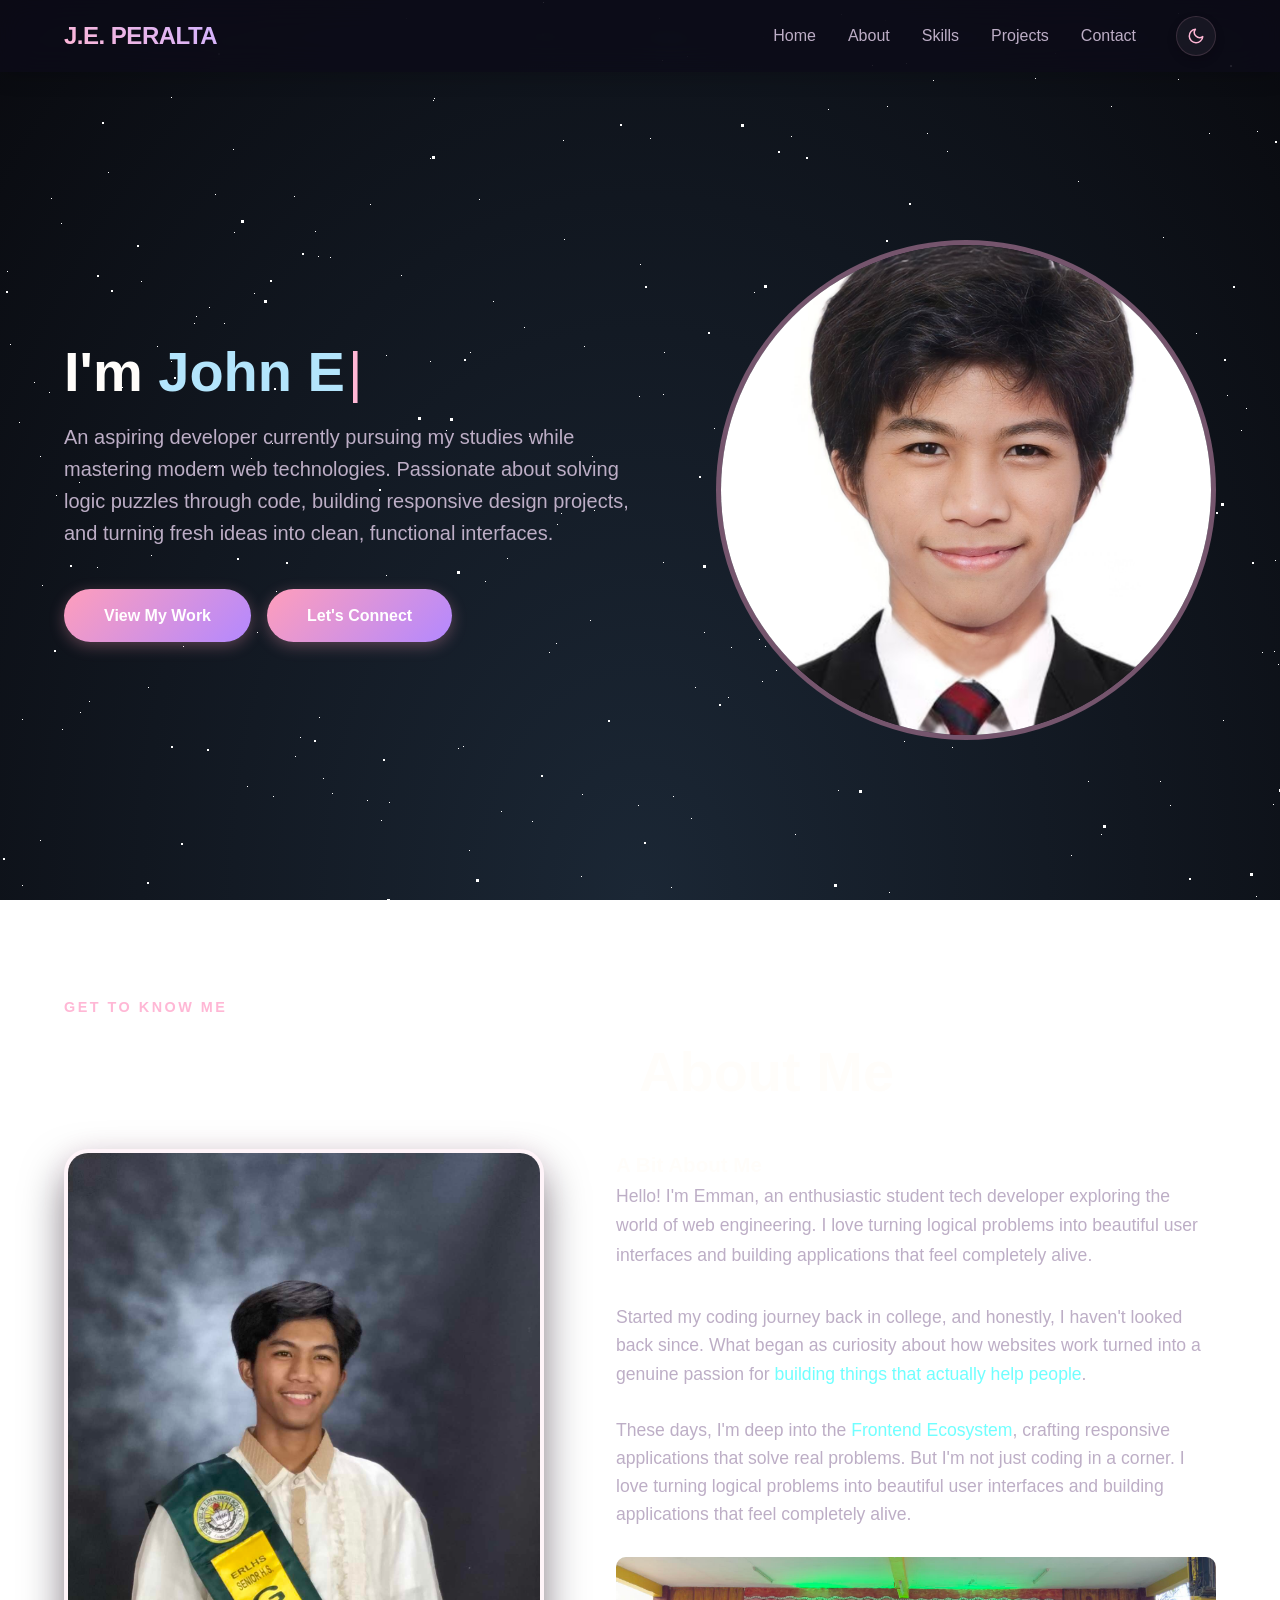
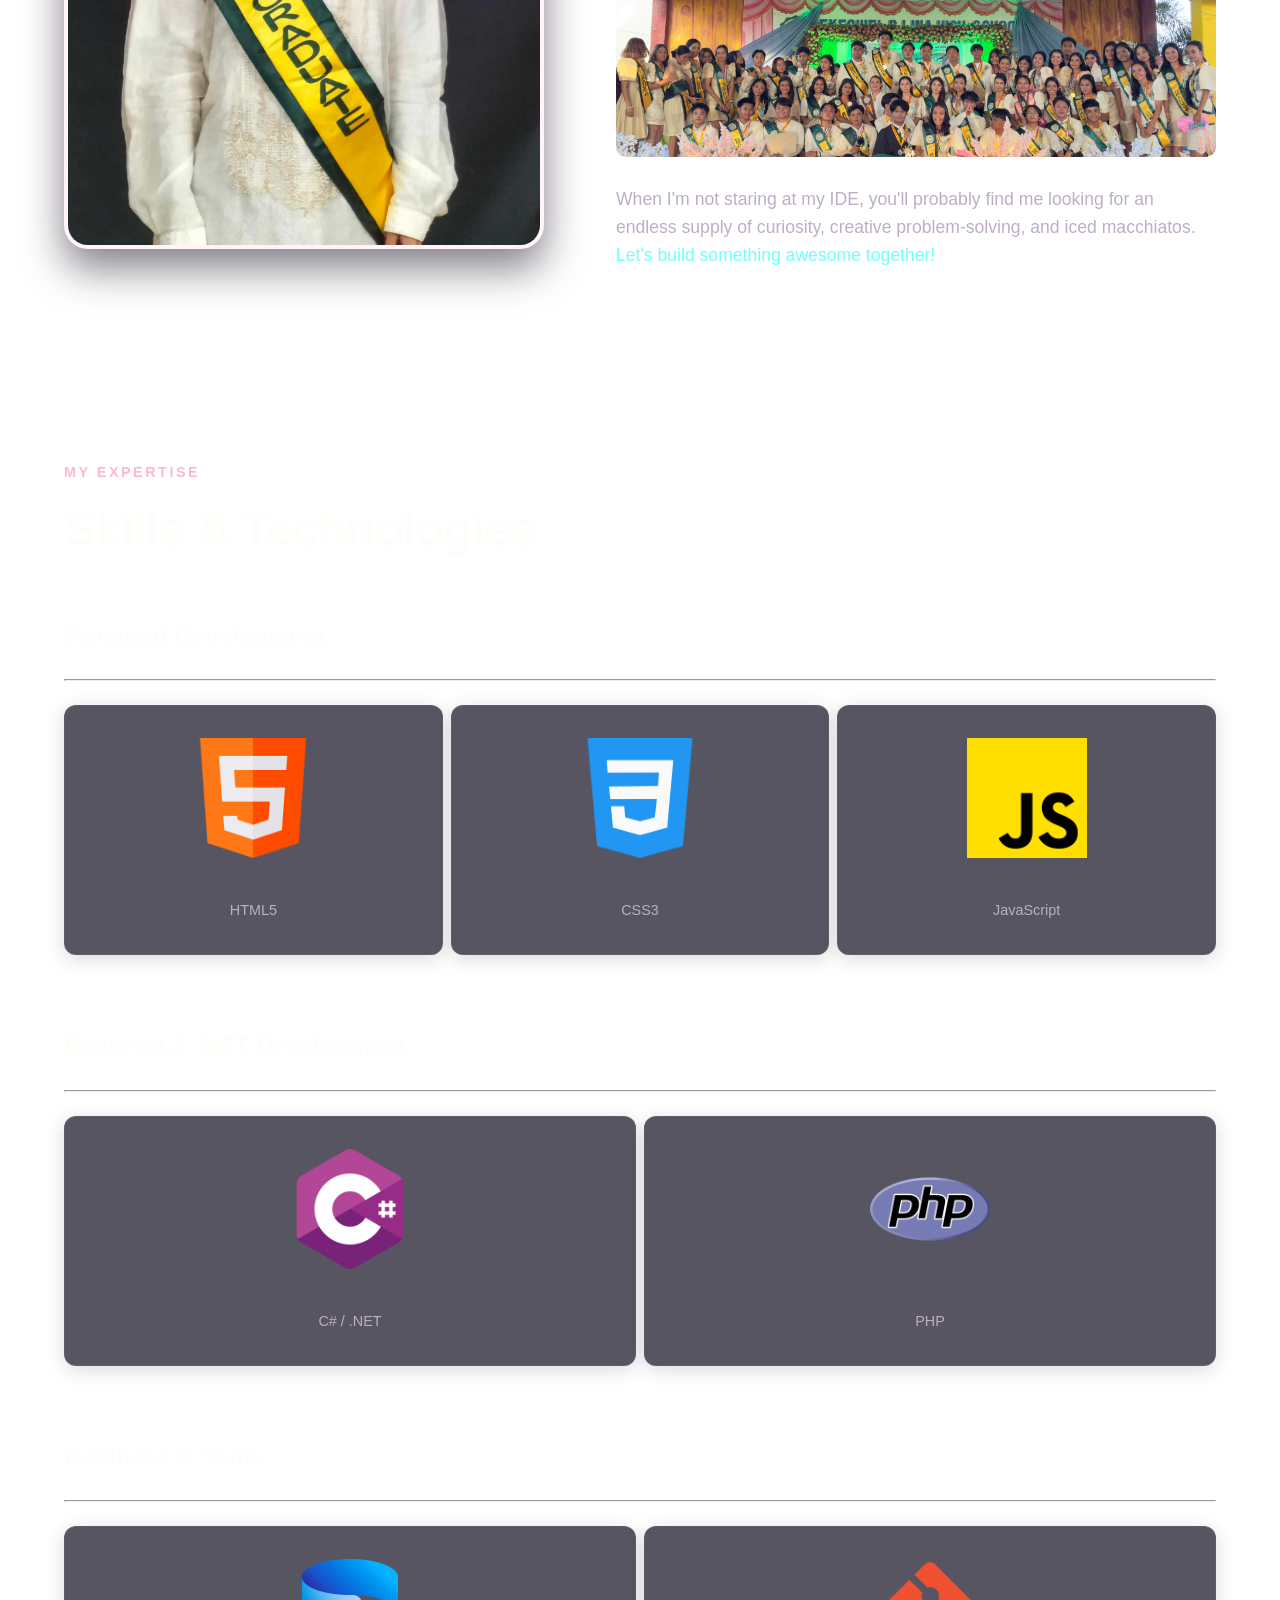
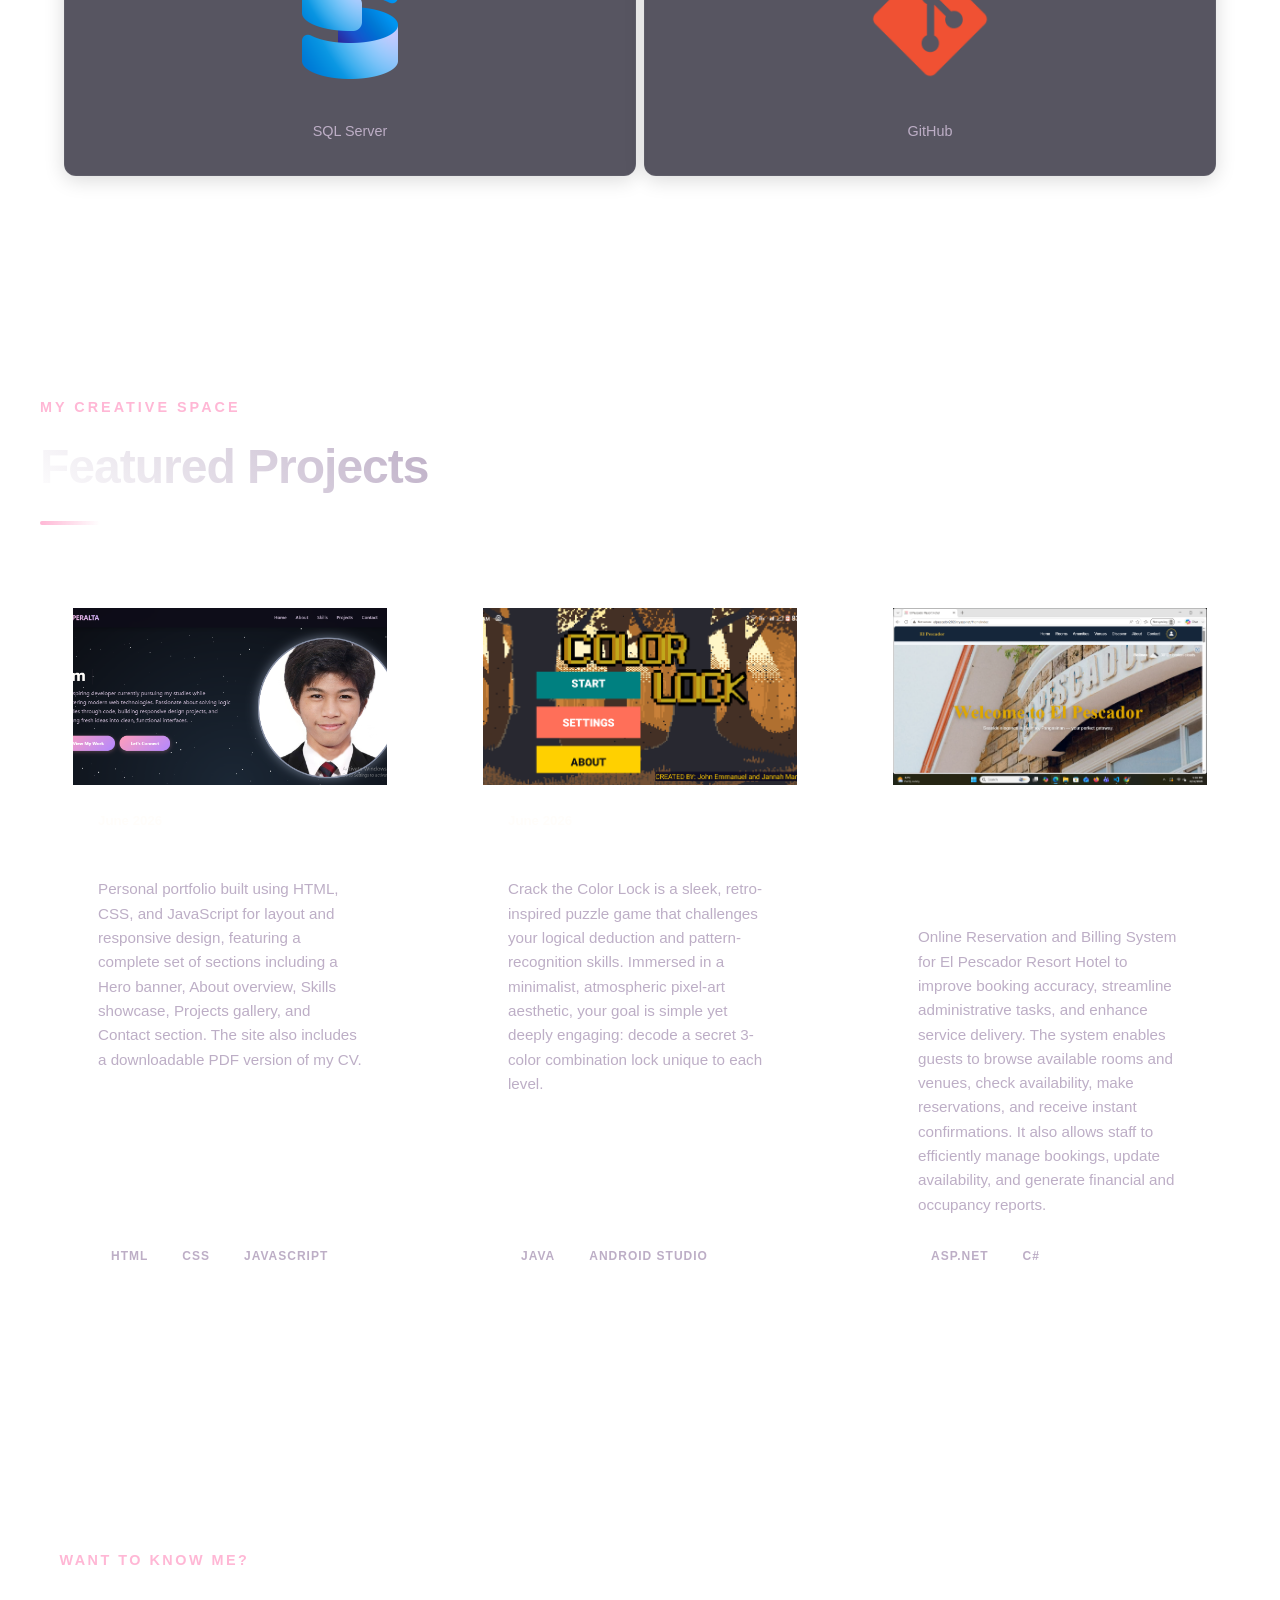
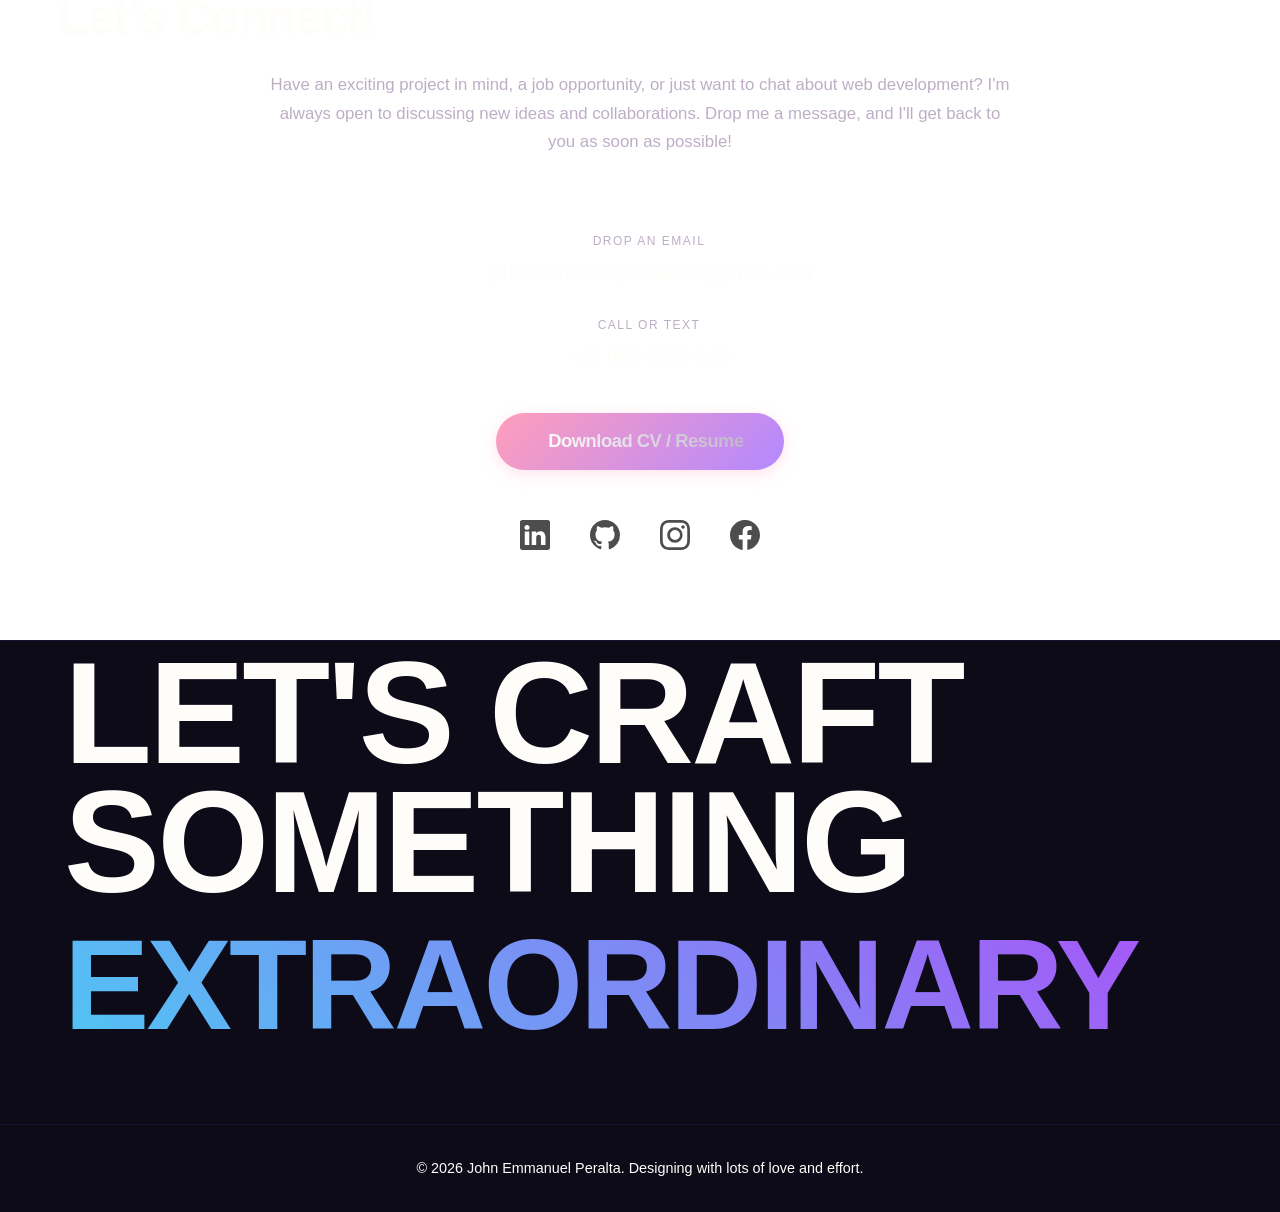
<file: index.html>
<!DOCTYPE html>
<html lang="en">
<head>
    <meta charset="UTF-8">
    <meta name="viewport" content="width=device-width, initial-scale=1.0">
    <title>WEB PORFOLIO || EMMANUEL</title>
    <link rel="stylesheet" href="style.css">
    <link rel="stylesheet" href="background.css">
</head>
<body>
        <div class="container">
            <div id="stars"></div>
            <div id="stars2"></div>
            <div id="stars3"></div>
            <div></div>
        </div>

    <nav class="navbar">
    <input type="checkbox" id="checkbox">
    
    <div class="logo">J.E. PERALTA</div>
    
    <div class="nav-right">
        <label for="checkbox" class="toggle">
            <div class="bars" id="bar1"></div>
            <div class="bars" id="bar2"></div>
            <div class="bars" id="bar3"></div>
        </label>

        <ul class="nav-links">
            <li><a href="#home">Home</a></li>
            <li><a href="#about">About</a></li>
            <li><a href="#skills">Skills</a></li> 
            <li><a href="#projects">Projects</a></li>
            <li><a href="#contact">Contact</a></li>
        </ul>
        
        <button class="theme-toggle" aria-label="Toggle Dark Mode">
            <svg xmlns="http://www.w3.org/2000/svg" width="18" height="18" viewBox="0 0 24 24" fill="none" stroke="currentColor" stroke-width="2" stroke-linecap="round" stroke-linejoin="round"><path d="M21 12.79A9 9 0 1 1 11.21 3 7 7 0 0 0 21 12.79z"></path></svg>
        </button>
    </div>
</nav>
    <header id="home" class="hero-container">
        <div class="hero-content">
            <div class="hero-text">
               <h1>I'm <span id="typed-text" class="highlight glow-text"></span><span class="cursor">|</span></h1>
                <p class="subtitle animate-fade-in-delayed">
                    An aspiring developer currently pursuing my studies while mastering modern web technologies. 
                    Passionate about solving logic puzzles through code, building responsive design projects, 
                    and turning fresh ideas into clean, functional interfaces.</p>
                <div class="hero-buttons animate-fade-in-delayed">
                    <div class="hero-buttons">
                    <a href="#projects" class="button btn-filled">View My Work</a>
                    <a href="#contact" class="button btn-outline">Let's Connect</a>
                </div>
            </div>
    </div>
            <div class="hero-image animate-pop-in">
                <div class="image-cropper float-and-glow">
                    <img src="Assets/Polish_20240304_133838093~2.jpg" alt="[Your Name] Profile Picture" class="profile-pic">
                </div>
            </div>
        </div>
    </header>

<section id="about" class="section">
    <div class="about-content">
        
        <div class="about-header-wrapper">
            <span class="overline-tag">GET TO KNOW ME</span>
            <h2 class ="about-me">
                About Me
            </h2>
        </div>

        <div class="about-container">
            
            <div class="about-left animate-pop-in">
                <div class="portrait-frame">
                    <img src="Assets/received_1088859598990206.jpeg" alt="Portrait" class="about-pic">
                </div>
            </div>
            
            <div class="about-right animate-fade-in-delayed">
                <div class="about-story">
                    <h3 class="content-subtitle">A Bit About Me</h3>
                    <p class="subtitle">
                        Hello! I'm Emman, an enthusiastic student tech developer exploring the world of web engineering. 
                        I love turning logical problems into beautiful user interfaces and building applications that feel completely alive.
                    </p>
                </div>

                <div class="about-content">
                    <p>
                        Started my coding journey back in college, and honestly, I haven't looked back since. 
                        What began as curiosity about how websites work turned into a genuine passion for <span class="highlight-link">
                        building things that actually help people</span>.
                    </p>
                    <br>
               <p>
                    These days, I'm deep into the <span class="highlight-link">Frontend Ecosystem</span>, 
                    crafting responsive applications that solve real problems. But I'm not just coding in a corner. 
                    I love turning logical problems into beautiful user interfaces and building applications that feel completely alive.
            </p>
                <br>
             <!-- From Uiverse.io by gharsh11032000 --> 
                <div class="card">
                    <img src="Assets/received_3650086401880896.jpeg" alt="Picture" class="facts">
                        <div class="card__content">
                            <p class="card__title">FUN FACTS ABOUT ME</p>
                            <p class="card__description">
                            <ul class="list-facts">
                                <li>I like designing and doing digital artworks</li>
                                <li>Loves reading books</li>
                                <li>Currently learning more about in php and backend stuffs</li>
                                <li>I enjoy coding and making websites</li>
                            </ul>
                            </p>
                        </div>
                    </div>
        <br>
                     <p>
                          When I'm not staring at my IDE, you'll probably find me looking for an endless supply of curiosity, 
                          creative problem-solving, and iced macchiatos. <span class="highlight-link">Let's build something awesome together!
                          </span>
                        </p>
                </div>
            </div>
            
        </div>
    </div>
</section>
<!-- ========================================= -->
<!--        STANDALONE SKILLS CARD GRID        -->
<!-- ========================================= -->
<section id="skills" class="section">
    <div class="skills-content">
        <span class="overline-tag">MY EXPERTISE</span>
        <h2 class="section-title">Skills & Technologies</h2>
        
        <!-- FRONTEND CATEGORY -->
        <h3 class="category-divider">Frontend Development</h3>
        <hr class="line">
        <div class="skills-grid">
            <div class="skill-item-card html">
                <img src="Assets/html.png" alt="HTML5" class="skill-image">
                <span class="skill-title">HTML5</span>
            </div>

            <div class="skill-item-card css">
                <img src="Assets/css-3.png" alt="CSS3" class="skill-image">
                <span class="skill-title">CSS3</span>
            </div>

            <div class="skill-item-card javascript">
                <img src="Assets/js.png" alt="JavaScript" class="skill-image">
                <span class="skill-title">JavaScript</span>
            </div>
        </div>

        <!-- BACKEND CATEGORY -->
        <h3 class="category-divider">Backend & .NET Development</h3>
        <hr class="line">
        <div class="skills-grid">
            <div class="skill-item-card csharp">
                <img src="Assets/c-sharp.png" alt="C#" class="skill-image">
                <span class="skill-title">C# / .NET</span>
            </div>

            <div class="skill-item-card php">
                <img src="Assets/php.png" alt="PHP" class="skill-image">
                <span class="skill-title">PHP</span>
            </div>
        </div>

        <!-- DATABASE CATEGORY -->
        <h3 class="category-divider">Database & Tools</h3>
        <hr class="line">
        <div class="skills-grid">
            <div class="skill-item-card sql">
                <img src="Assets/Microsoft_SQL_Server_2025_icon.svg.png" alt="SQL Server" class="skill-image">
                <span class="skill-title">SQL Server</span>
            </div>

            <div class="skill-item-card github">
                <img src="Assets/github_git.png" alt="GitHub" class="skill-image">
                <span class="skill-title">GitHub</span>
            </div>
        </div>
    </div>
</section>

    <section id="projects" class="projects-section">
  <div class="projects-container">
    
    <div class="projects-header">
      <span class="projects-subtitle">My Creative Space</span>
      <h2 class="projects-main-title">Featured Projects</h2>
      <div class="title-divider"></div>
    </div>

    <div class="projects-grid">
      
      <div class="project-card">
        <div class="project-thumbnail">
          <img src="Assets/Screenshot 2026-06-12 151011.png" alt="Project One">
          <div class="project-overlay">
            <a href="https://johnemmanuelperalta02-pixel.github.io/johnemmanuel-github.io/">
            <span class="view-project-btn">View Details</span>
            </a>
          </div>
        </div>
        <div class="project-content">
          <h5>June 2026</h5>
          <h3 class="project-title">Interactive Portfolio</h3>
          <p class="project-description">
              Personal portfolio built using HTML, CSS, and JavaScript for
              layout and responsive design, featuring a complete set of sections
              including a Hero banner, About overview, Skills showcase, Projects
              gallery, and Contact section. The site also includes a downloadable
              PDF version of my CV.
          </p>
          <div class="project-tags">
            <span class="tag">HTML</span>
            <span class="tag">CSS</span>
            <span class="tag">JAVASCRIPT</span>
          </div>
          <a href="https://github.com/johnemmanuelperalta02-pixel/johnemmanuel-github.io.git" class="project-link">
            Github 
            <svg xmlns="http://www.w3.org/2000/svg" width="16" height="16" viewBox="0 0 24 24" fill="none" stroke="currentColor" stroke-width="2.5" stroke-linecap="round" stroke-linejoin="round"><line x1="5" y1="12" x2="19" y2="12"></line><polyline points="12 5 19 12 12 19"></polyline></svg>
          </a>
        </div>
      </div>

      <div class="project-card">
        <div class="project-thumbnail">
          <img src="Assets/Screenshot_20260605-071628.png" alt="Project Two">
          <div class="project-overlay">
            <span class="view-project-btn">View Details</span>
          </div>
        </div>
        <div class="project-content"><h5>June 2026</h5>
          <h3 class="project-title">Crack The ColorLock</h3>
          <p class="project-description">
            Crack the Color Lock is a sleek, retro-inspired puzzle game that challenges your 
            logical deduction and pattern-recognition skills. Immersed in a minimalist, atmospheric 
            pixel-art aesthetic, your goal is simple yet deeply engaging: decode a secret 3-color 
            combination lock unique to each level.
          </p>
          <div class="project-tags">
            <span class="tag">Java</span>
            <span class="tag">Android Studio</span>
          </div>
          <a href="#" class="project-link">
            Github 
            <svg xmlns="http://www.w3.org/2000/svg" width="16" height="16" viewBox="0 0 24 24" fill="none" stroke="currentColor" stroke-width="2.5" stroke-linecap="round" stroke-linejoin="round"><line x1="5" y1="12" x2="19" y2="12"></line><polyline points="12 5 19 12 12 19"></polyline></svg>
          </a>
        </div>
      </div>

      <div class="project-card">
        <div class="project-thumbnail">
          <img src="Assets/Screenshot (17).png" alt="Project Three">
          <div class="project-overlay">
            <a href="http://elpescador2026.tryasp.net/HomeIndex">
            <span class="view-project-btn">View Details</span>
            </a>
          </div>
        </div>
        <div class="project-content">
          <h3 class="project-title">Online Reservation and Billing System for 
            El Pescador Resort Hotel</h3>
          <p class="project-description">
           Online Reservation and Billing System for El Pescador Resort Hotel to improve booking accuracy, 
           streamline administrative tasks, and enhance service delivery. The system enables guests to 
           browse available rooms and venues, check availability, make reservations, and receive instant 
           confirmations. It also allows staff to efficiently manage bookings, update availability, and 
           generate financial and occupancy reports.
          </p>
          <div class="project-tags">
            <span class="tag">ASP.NET</span>
            <span class="tag">C#</span>
          </div>
          <a href="#" class="project-link">
            Github 
            <svg xmlns="http://www.w3.org/2000/svg" width="16" height="16" viewBox="0 0 24 24" fill="none" stroke="currentColor" stroke-width="2.5" stroke-linecap="round" stroke-linejoin="round"><line x1="5" y1="12" x2="19" y2="12"></line><polyline points="12 5 19 12 12 19"></polyline></svg>
          </a>
        </div>
      </div>

    </div>
  </div>
</section>

<section id="contact" class="contact-section">
         <div class="contact-content">
        <span class="overline-tag">WANT TO KNOW ME?</span>
        <h2 class="section-title">Let's Connect!</h2>
        
        <div class="contact-container">
        <p class="contact-text">
            Have an exciting project in mind, a job opportunity, or just want to chat about 
            web development? I'm always open to discussing new ideas and collaborations. 
            Drop me a message, and I'll get back to you as soon as possible!
        </p>
    
        <div class="direct-channels-plaintext-stack">
            <div class="plaintext-contact-line">
                <i class="fas fa-envelope info-text-icon email-color"></i>
                <div class="plaintext-details">
                    <label>Drop an Email</label>
                    <a href="mailto:johnemmanuelperalta02@gmail.com" class="plaintext-link" target="_blank">
                        johnemmanuelperalta02@gmail.com
                    </a>
                </div>
            </div>

            <div class="plaintext-contact-line">
                <i class="fas fa-phone-alt info-text-icon phone-color"></i>
                <div class="plaintext-details">
                    <label>Call or Text</label>
                    <a href="tel:+639854757968" class="plaintext-link">
                        +63 985-4757-968
                    </a>
                </div>
            </div>
        </div>
            <a href="Assets/IT Manager CV Resume.pdf" download="John_Emmanuel_Peralta_CV.pdf" class="cv-download-card">
                <div class="cv-content">
                    <i class="fas fa-file-download cv-icon"></i>
                    <span class="cv-button-text">Download CV / Resume</span>
            </div>
            <i class="fas fa-arrow-right arrow-icon"></i>
    </a>
        <ul class="example-2">
            <li class="icon-content">
                <a href="https://www.linkedin.com/in/john-emmanuel-peralta-647b23386/" aria-label="LinkedIn" data-social="linkedin">
                    <div class="filled"></div>
                    <svg xmlns="http://www.w3.org/2000/svg" width="16" height="16" fill="currentColor" class="bi bi-linkedin" viewBox="0 0 16 16" xml:space="preserve">
                        <path d="M0 1.146C0 .513.526 0 1.175 0h13.65C15.474 0 16 .513 16 1.146v13.708c0 .633-.526 1.146-1.175 1.146H1.175C.526 16 0 15.487 0 14.854zm4.943 12.248V6.169H2.542v7.225zm-1.2-8.212c.837 0 1.358-.554 1.358-1.248-.015-.709-.52-1.248-1.342-1.248S2.4 3.226 2.4 3.934c0 .694.521 1.248 1.327 1.248zm4.908 8.212V9.359c0-.216.016-.432.08-.586.173-.431.568-.878 1.232-.878.869 0 1.216.662 1.216 1.634v3.865h2.401V9.25c0-2.22-1.184-3.252-2.764-3.252-1.274 0-1.845.7-2.165 1.193v.025h-.016l.016-.025V6.169h-2.4c.03.678 0 7.225 0 7.225z" fill="currentColor"></path>
                    </svg>
                </a>
                <div class="tooltip">LinkedIn</div>
            </li>
            <li class="icon-content">
                <a href="https://github.com/johnemmanuelperalta02-pixel" aria-label="GitHub" data-social="github">
                    <div class="filled"></div>
                    <svg xmlns="http://www.w3.org/2000/svg" width="16" height="16" fill="currentColor" class="bi bi-github" viewBox="0 0 16 16" xml:space="preserve">
                        <path d="M8 0C3.58 0 0 3.58 0 8c0 3.54 2.29 6.53 5.47 7.59.4.07.55-.17.55-.38 0-.19-.01-.82-.01-1.49-2.01.37-2.53-.49-2.69-.94-.09-.23-.48-.94-.82-1.13-.28-.15-.68-.52-.01-.53.63-.01 1.08.58 1.23.82.72 1.21 1.87.87 2.33.66.07-.52.28-.87.51-1.07-1.78-.2-3.64-.89-3.64-3.95 0-.87.31-1.59.82-2.15-.08-.2-.36-1.02.08-2.12 0 0 .67-.21 2.2.82.64-.18 1.32-.27 2-.27s1.36.09 2 .27c1.53-1.04 2.2-.82 2.2-.82.44 1.1.16 1.92.08 2.12.51.56.82 1.27.82 2.15 0 3.07-1.87 3.75-3.65 3.95.29.25.54.73.54 1.48 0 1.07-.01 1.93-.01 2.2 0 .21.15.46.55.38A8.01 8.01 0 0 0 16 8c0-4.42-3.58-8-8-8" fill="currentColor"></path>
                    </svg>
                </a>
                <div class="tooltip">GitHub</div>
            </li>
            <li class="icon-content">
                <a href="https://www.instagram.com/kouichiiiih_/" aria-label="Instagram" data-social="instagram">
                    <div class="filled"></div>
                    <svg xmlns="http://www.w3.org/2000/svg" width="16" height="16" fill="currentColor" class="bi bi-instagram" viewBox="0 0 16 16" xml:space="preserve">
                        <path d="M8 0C5.829 0 5.556.01 4.703.048 3.85.088 3.269.222 2.76.42a3.9 3.9 0 0 0-1.417.923A3.9 3.9 0 0 0 .42 2.76C.222 3.268.087 3.85.048 4.7.01 5.555 0 5.827 0 8.001c0 2.172.01 2.444.048 3.297.04.852.174 1.433.372 1.942.205.526.478.972.923 1.417.444.445.89.719 1.416.923.51.198 1.09.333 1.942.372C5.555 15.99 5.827 16 8 16s2.444-.01 3.298-.048c.851-.04 1.434-.174 1.943-.372a3.9 3.9 0 0 0 1.416-.923c.445-.445.718-.891.923-1.417.197-.509.332-1.09.372-1.942C15.99 10.445 16 10.173 16 8s-.01-2.445-.048-3.299c-.04-.851-.175-1.433-.372-1.941a3.9 3.9 0 0 0-.923-1.417A3.9 3.9 0 0 0 13.24.42c-.51-.198-1.092-.333-1.943-.372C10.443.01 10.172 0 7.998 0zm-.717 1.442h.718c2.136 0 2.389.007 3.232.046.78.035 1.204.166 1.486.275.373.145.64.319.92.599s.453.546.598.92c.11.281.24.705.275 1.485.039.843.047 1.096.047 3.231s-.008 2.389-.047 3.232c-.035.78-.166 1.203-.275 1.485a2.5 2.5 0 0 1-.599.919c-.28.28-.546.453-.92.598-.28.11-.704.24-1.485.276-.843.038-1.096.047-3.232.047s-2.39-.009-3.233-.047c-.78-.036-1.203-.166-1.485-.276a2.5 2.5 0 0 1-.92-.598 2.5 2.5 0 0 1-.6-.92c-.109-.281-.24-.705-.275-1.485-.038-.843-.046-1.096-.046-3.233s.008-2.388.046-3.231c.036-.78.166-1.204.276-1.486.145-.373.319-.64.599-.92s.546-.453.92-.598c.282-.11.705-.24 1.485-.276.738-.034 1.024-.044 2.515-.045zm4.988 1.328a.96.96 0 1 0 0 1.92.96.96 0 0 0 0-1.92m-4.27 1.122a4.109 4.109 0 1 0 0 8.217 4.109 4.109 0 0 0 0-8.217m0 1.441a2.667 2.667 0 1 1 0 5.334 2.667 2.667 0 0 1 0-5.334" fill="currentColor"></path>
                    </svg>
                </a>
                <div class="tooltip">Instagram</div>
            </li>
            <li class="icon-content">
                <a href="https://www.facebook.com/johnemmanuel.peralta.92" aria-label="Facebook" data-social="facebook">
                    <div class="filled"></div>
                    <svg xmlns="http://www.w3.org/2000/svg" width="16" height="16" fill="currentColor" class="bi bi-facebook" viewBox="0 0 16 16">
                        <path d="M16 8.049c0-4.446-3.582-8.05-8-8.05C3.58 0-.002 3.603-.002 8.05c0 4.017 2.926 7.347 6.75 7.951v-5.625h-2.03V8.05H6.75V6.275c0-2.017 1.195-3.131 3.022-3.131.876 0 1.791.157 1.791.157v1.98h-1.009c-.993 0-1.303.621-1.303 1.258v1.51h2.218l-.354 2.326H9.25V16c3.824-.604 6.75-3.934 6.75-7.951"/>
                    </svg>
                </a>
                <div class="tooltip">Facebook</div>
            </li>
        </ul>
    </div>
</div>
</section>

<footer class="cosmic-footer-glass">
    <div class="footer-content">
        <div class="footer-large-text">
            <h2 class="footer-headline">LET'S CRAFT</h2>
            <h2 class="footer-headline">SOMETHING</h2>
            
            <div class="footer-headline gradient-text-container">
                <div id="flip">
                    <div><div>EXTRAORDINARY</div></div>
                    <div><div>AMAZING</div></div>
                    <div><div>TOGETHER</div></div>
                    <div><div>CREATIVE</div></div> </div>
                </div>
            </div>
        </div>

        <div class="footer-bottom">
            <p>&copy; 2026 John Emmanuel Peralta. Designing with lots of love and effort.</p>
        </div>
    </div>
</footer>

    <script src="script.js"></script>
</body>
</html>
</file>
<file: style.css>
/* ==========================================================================
   Color Palette & Basic Variables - LOVER ALBUM DREAMY DARK MODE
   ========================================================================== */
:root {
    /* Lover Album - Deep Twilight Night (Dark Mode Defaults) */
    --bg-space-fallback: #0d0b18; 
    --text-main: #fffdfa;
    --text-muted: #bdaec6;
    --lover-pink: #ffb7d5;
    --lover-blue: #b3e5fc;
    --accent-purple: #d1b3ff;
    --card-bg: rgba(25, 20, 40, 0.45);
    --border-color: rgba(255, 183, 213, 0.15);
    --navbar-bg: rgba(13, 11, 24, 0.75);
}

/* Basic Reset & Layout Defaults */
* {
    margin: 0;
    padding: 0;
    box-sizing: border-box;
}

html{
    scroll-behavior: smooth;
}

body {
    font-family: 'Inter', 'Segoe UI', Tahoma, sans-serif;
    line-height: 1.6;
    color: var(--text-main); /* Uses warm soft white */
    /* background-color: var(--bg-dark); Fallback */
   /*  background-image: var(--bg-gradient); /* Sets the dreamy background */
    overflow-x: hidden; /* Prevents unwanted scrolling during animations */
    min-height: 100vh;
    scroll-behavior: smooth;
    background: transparent !important;
}
body, .navbar, .image-cropper, 
.project-card, .skill-badge, 
h1, h2, p, a {
    transition: background-color 0.5s ease, 
                background-image 0.5s ease, 
                color 0.5s ease, 
                border-color 0.5s ease, 
                box-shadow 0.5s ease;
}
/* ==========================================================================
   Navigation Bar
   ========================================================================== */
.navbar {
    display: flex;
    justify-content: space-between;
    align-items: center;
    padding: 1rem 5%;
    position: fixed;
    width: 100%;
    top: 0;
    box-shadow: 0 4px 20px rgba(0, 0, 0, 0.2);
    z-index: 1000;
    background: var(--navbar-bg) !important;
    backdrop-filter: blur(15px);
    -webkit-backdrop-filter: blur(10px);
}

.logo {
    font-size: 1.5rem;
    font-weight: bold;
    background: linear-gradient(45deg, var(--lover-pink), var(--accent-purple));
    -webkit-background-clip: text;
    background-clip: text;
    -webkit-text-fill-color: transparent;
    letter-spacing: -0.5px;
}

body.light-mode .logo {
    background: linear-gradient(45deg, #1e1530, #6b3fa0) !important;
    -webkit-background-clip: text !important;
    background-clip: text !important;
    -webkit-text-fill-color: transparent !important;
    text-shadow: 2px 2px 8px rgba(255, 183, 213, 0.4);
}

.nav-right {
    display: flex;
    align-items: center;
    gap: 2.5rem;
}

.nav-links {
    list-style: none;
    display: flex;
    gap: 2rem;
}

.nav-links a {
    text-decoration: none;
    color: var(--text-muted);
    font-weight: 500;
    transition: all 0.3s ease;
}

.nav-links a:hover {
    color: var(--lover-pink);
    text-shadow: 0 0 8px rgba(255, 183, 213, 0.6);
}

/* ==========================================================================
   HAMBURGER INTERACTION SETTINGS (Desktop State: Hidden)
   ========================================================================== */
#checkbox {
  display: none;
}

.toggle {
  display: none; /* Hidden on large monitors */
  position: relative;
  width: 32px; /* scaled slightly for clean navigation spacing */
  height: 32px;
  cursor: pointer;
  flex-direction: column;
  align-items: center;
  justify-content: center;
  gap: 6px;
  transition-duration: .5s;
  z-index: 2100;
}

.bars {
  width: 100%;
  height: 3px;
  background-color: var(--lover-pink, #ffb7d5); /* Fits your dream cosmic theme */
  border-radius: 4px;
}

#bar2 {
  transition-duration: .8s;
}

#bar1, #bar3 {
  width: 70%;
}

/* Uiverse Animated States */
#checkbox:checked + .logo + .nav-right .toggle .bars {
  position: absolute;
  transition-duration: .5s;
}

#checkbox:checked + .logo + .nav-right .toggle #bar2 {
  transform: scaleX(0);
  transition-duration: .5s;
}

#checkbox:checked + .logo + .nav-right .toggle #bar1 {
  width: 100%;
  transform: rotate(45deg);
  transition-duration: .5s;
}

#checkbox:checked + .logo + .nav-right .toggle #bar3 {
  width: 100%;
  transform: rotate(-45deg);
  transition-duration: .5s;
}

#checkbox:checked + .logo + .nav-right .toggle {
  transition-duration: .5s;
  transform: rotate(180deg);
}

/* ==========================================================================
   RESPONSIVE DESIGN: MOBILE AND TABLET DRAWER OVERLAY (968px and below)
   ========================================================================== */
@media (max-width: 968px) {
  .toggle {
    display: flex; /* Displays your custom hamburger lines on smaller devices */
  }

  /* Transforms nav-links list into a hidden mobile side menu drawer */
  .navbar .nav-links {
    position: fixed;
    top: 0;
    right: -100%; /* Hidden off screen right edge by default */
    width: 280px;
    height: 100vh;
    background: rgba(13, 11, 24, 0.95); /* Cosmic backdrop matching --navbar-bg */
    backdrop-filter: blur(20px);
    -webkit-backdrop-filter: blur(20px);
    border-left: 1px solid rgba(255, 183, 213, 0.1);
    
    display: flex;
    flex-direction: column;
    justify-content: center;
    align-items: center;
    gap: 35px;
    padding: 50px;
    margin: 0;
    
    transition: right 0.5s cubic-bezier(0.16, 1, 0.3, 1);
    box-shadow: -10px 0 30px rgba(0, 0, 0, 0.4);
    z-index: 2000;
  }

  /* Pure CSS Checkbox Hack: Slide menu into view when hamburger is checked */
  #checkbox:checked + .logo + .nav-right .nav-links {
    right: 0;
  }

  .navbar .nav-links li {
    width: 100%;
    text-align: center;
  }

  .navbar .nav-links a {
    font-size: 1.25rem;
    display: block;
    padding: 10px 0;
    letter-spacing: 1.5px;
  }
  
  /* Ensure theme toggle remains clickable separate from drawer depth layout */
  .theme-toggle {
    position: relative;
    z-index: 2100;
  }
}

/* =========================================
   THEME TOGGLE BUTTON STYLES
   ========================================= */
.theme-toggle {
    background: rgba(255, 255, 255, 0.05);
    border: 1px solid var(--border-color);
    color: var(--lover-pink);
    width: 40px;
    height: 40px;
    border-radius: 50%;
    display: flex;
    align-items: center;
    justify-content: center;
    cursor: pointer;
    box-shadow: 0 4px 10px rgba(0, 0, 0, 0.2);
    transition: transform 0.6s cubic-bezier(0.34, 1.56, 0.64, 1), 
                color 0.3s ease, 
                border-color 0.3s ease, 
                box-shadow 0.3s ease;
}

.theme-toggle:hover {
    color: var(--lover-pink);
    border-color: var(--lover-pink);
    box-shadow: 0 0 12px rgba(179, 229, 252, 0.4);
}

body.light-mode .theme-toggle {
    transform: rotate(360deg);
    border-color: var(--dark-color);
    color: var(--dark-color);
}

body.light-mode .theme-toggle:hover {
    color: var(--dark-color);
    border-color: var(--dark-color);
}

.theme-toggle svg {
    transition: transform 0.5s ease;
}

.theme-toggle:active svg {
    transform: scale(0.7);
}
/* =========================================
   LOVER LIGHT MODE OVERRIDES
   ========================================= */
/* LOVER ALBUM PASTEL SUNSHINE (Light Mode Theme) */
body.light-mode {
    --text-main: #2b1f3d;                 /* Deep berry purple text */
    --text-muted: #6b5b7b;                /* Soft lavender gray text */
    --lover-pink: #ff94c2;                /* Richer pastel pink */
    --lover-blue: #4fc3f7;                /* Vibrant sky blue */
    --accent-purple: #b388ff;             /* Vivid orchid purple */
    --card-bg: rgba(255, 255, 255, 0.65); /* Beautiful frosted white glass */
    --border-color: rgba(255, 148, 194, 0.3);
    --navbar-bg: rgba(255, 230, 240, 0.85); /* Soft cotton candy tint nav */
}

/* Light mode specific element fine-tuning */
body.light-mode .navbar {
    background: rgba(235, 235, 235, 0.8);
    box-shadow: 0 4px 20px rgba(255, 158, 187, 0.1);
}

body.light-mode .image-cropper {
    background: #e2dede;
    box-shadow: 0 15px 40px rgba(255, 158, 187, 0.2);
}

body.light-mode .project-card,
body.light-mode .skill-badge {
    background: rgba(255, 255, 255, 0.7);
    color: var(--text-main);
}

/* ==========================================================================
   Hero Section Layout & Text Colors
   ========================================================================== */
.hero-container {
/* Update your home/hero container to be transparent */
    min-height: 100vh;
    display: flex;
    align-items: center;
    justify-content: center;
    padding: 80px 5% 0 5%;
    /* Remove the solid white/gray radial gradient */
    background: transparent !important;
    background-image: none !important;
    background-color: transparent !important;
}

.hero-content {
    display: flex;
    align-items: center;
    justify-content: space-between;
    max-width: 1200px;
    width: 100%;
    gap: 4rem;
    background: transparent !important;
}

.hero-text {
    flex: 1;
}

.hero-text h1 {
    font-size: 3.5rem;
    line-height: 1.2;
    margin-bottom: 1rem;
    color: var(--text-main);
}

.highlight {
    color: var(--lover-blue); /* Changes your name highlight to pastel pink */
    position: relative;
}
body.light-mode .highlight{
    color: var(--text-main);
    position: relative;
}

.subtitle {
    font-size: 1.25rem;
    color: var(--text-muted);
    margin-bottom: 2.5rem;
    max-width: 600px;
}
body.light-mode .subtitle{
    color: #000;
}

/* ==========================================================================
   Profile Picture Section (Enlarged Circular Frame & Custom Clouds Aura)
   ========================================================================== */
.hero-image {
    flex: 0.8;
    display: flex;
    justify-content: center;
    align-items: center;
}

.image-cropper {
    width: 500px;  /* Kept your enlarged footprint */
    height: 500px; 
    border-radius: 50%;
    position: relative;
    overflow: hidden;
    background: #191428;
    border: 5px solid rgba(255, 183, 213, 0.4); /* Pink halo frame border */
}

.profile-pic {
    width: 100%;
    height: 100%;
    object-fit: cover;
}
/* Combines Floating and Custom Lover Sky Glow */
.float-and-glow {
    animation: float 6s ease-in-out infinite, shadowGlow 4s ease-in-out infinite alternate;
}

/* ==========================================================================
   Buttons (Pill-shaped Cotton Candy Gradients)
   ========================================================================== */
.hero-buttons {
    display: flex;
    gap: 1rem;
}

.button {
    display: inline-block;
    /* Lover gradient button: Pink to lavender purple transition */
    background: linear-gradient(135deg, #ff9ebb 0%, #b388ff 100%);
    color: #fff;
    padding: 0.85rem 2.5rem;
    text-decoration: none;
    border-radius: 50px; /* Modern pill style buttons */
    font-weight: bold;
    transition: all 0.3s ease;
    box-shadow: 0 4px 15px rgba(255, 158, 187, 0.3);
}

.button:hover {
    transform: translateY(-3px);
    background: linear-gradient(135deg, #ffaec6 0%, #c09dff 100%);
    /* Shifts into a soft sky blue glow on hover */
    box-shadow: 0 6px 20px rgba(179, 229, 252, 0.6);
}

/* ==========================================================================
   General Section Structures (About, Projects, etc.)
   ========================================================================== */
.section { 
    padding: 6rem 5%; 
    width: 100%;
    display: flex;
    justify-content: center;
    align-items: center;
    background: transparent !important;
}

.about-content, .skills-content, .project-grid {
    width: 100%;
    max-width: 1200px; 
    margin: 0 auto;
}
/* Dark mode alternative for your background accents */
.bg-light { 
    background-color: rgba(255, 255, 255, 0.03); 
    border: 1px solid var(--border-color);
    border-radius: 12px; 
}

.about-me { 
    font-size: 3.5rem; 
    margin-bottom: 2rem; 
    display: flex;
    padding-left: 575px;
    color: var(--text-main);
}

h2 {
    font-size: 3.5rem; 
    margin-bottom: 2rem; 
    text-align: left;
    color: var(--text-main);
}

.project-grid { 
    display: grid; 
    grid-template-columns: repeat(auto-fit, minmax(300px, 1fr)); 
    gap: 2rem; 
}

.project-card { 
    background: rgba(25, 20, 40, 0.4); 
    padding: 2rem; 
    border-radius: 8px; 
    border: 1px solid var(--border-color);
}

.project-card:hover {
    border-color: var(--lover-blue);
    transform: translateY(-5px);
}

body.light-mode .about-story h2 {
    background: linear-gradient(45deg, var(--text-main), #58447a);
    -webkit-background-clip: text;
    background-clip: text;
}

body.light-mode .fact-card {
    background: rgba(255, 255, 255, 0.55);
    border-color: rgba(255, 158, 187, 0.2);
}

body.light-mode .fact-card:hover {
    background: rgba(255, 255, 255, 0.85);
    border-color: var(--lover-pink);
    box-shadow: 0 12px 24px rgba(255, 158, 187, 0.15);
}

/* ==========================================================================
   INDIVIDUAL SKILLS CARD ACCORDING TO SCREENSHOT
   ========================================================================== */

#skills {
    padding: 6rem 5%;
}

.category-divider {
    font-size: 1.5rem;
    color: var(--text-main);
    margin: 3rem 0 1.5rem 0;
    font-weight: 700;
    text-align: left;
}

.skills-grid {
    display: flex;
    flex-wrap: wrap;
    gap: 0.5rem; /* Expanded separation to cater safely for diamond transitions */
    padding: 1.5rem 0;
    /* Removed justify-content: center so items can naturally stretch from left to right */
}

/* Individual Standalone Skill Card Component */
.skill-item-card {
    background: rgba(17, 13, 30, 0.7); 
    border: 1px solid rgba(255, 255, 255, 0.05);
    border-radius: 12px;
    
    /* --- EXPANSION LOGIC --- */
    flex: 1 1 180px;       /* Shorthand for flex-grow: 1, flex-shrink: 1, flex-basis: 180px */
    max-width: 600px;      /* Prevents cards from becoming massively wide if there are only 1 or 2 items on a row */
    height: 250px;
    display: flex;
    position: relative;
    flex-direction: column;
    align-items: center;
    text-align: center;
    justify-content: space-between;
    gap: 0.5rem;
    padding: 2rem;
    box-shadow: 0 4px 20px rgba(0, 0, 0, 0.15);
}

.skill-image, .skill-title {
    transition: all 0.5s ease-in-out;
}

.skill-image {
    width: 120px;
    height: 120px;
    align-items: center;
    object-fit: contain;
}

.skill-title {
    font-size: 0.90rem;
    font-weight: 500;
    color: var(--text-muted);
    text-align: left;
}

body.light-mode .line{
    color: var(--dark-color);
}

/* --- INTERACTIVE CARD HOVER & BRAND BORDERS --- */
.skill-item-card:hover {
    transform: translateY(-6px);
    background: rgba(25, 20, 42, 0.9);
    box-shadow: 0 12px 24px rgba(0, 0, 0, 0.3);
}

.skill-item-card:hover .skill-image {
    transform: scale(1.12); /* Subtle bounce growth on image file when hovered */
}

.skill-item-card:hover .skill-title {
    color: var(--text-main); /* Pop text title white on active mouse overlay */
}

/* Dynamic color trims matching unique framework identities */
.html:hover { border-color: #e34f26; box-shadow: 0 0 15px rgba(227, 79, 38, 0.2); }
.css:hover { border-color: #00758f; box-shadow: 0 0 15px rgba(0, 120, 198, 0.2);}
.javascript:hover { border-color: #f7df1e; box-shadow: 0 0 15px rgba(247, 223, 30, 0.2); }
.csharp:hover { border-color: #752091; box-shadow: 0 0 15px rgba(148, 38, 175, 0.2); }
.php:hover { border-color: #777bb4; box-shadow: 0 0 15px rgba(119, 123, 180, 0.2); }
.sql:hover { border-color: #00758f; box-shadow: 0 0 15px rgba(0, 117, 143, 0.2); }
.github:hover { border-color: #e34f26; box-shadow: 0 0 15px rgba(227, 79, 38, 0.2); }

/* ==========================================================================
   LIGHT MODE ADAPTATION FOR SEPARATE SKILL CARDS
   ========================================================================== */
body.light-mode .category-divider {
    color: #1e1530;
}

body.light-mode .skill-item-card {
    background: rgba(255, 255, 255, 0.65); /* Translucent frosted pastel cards */
    border-color: rgba(255, 183, 213, 0.3);
    box-shadow: 0 6px 20px rgba(255, 183, 213, 0.1);
}

body.light-mode .skill-item-card:hover {
    background: #ffffff;
}

body.light-mode .skill-title {
    color: #4a3e56;
}

.about-container {
    display: flex;
    flex-direction: row;
    align-items: flex-start;
    justify-content: space-between;
    gap: 4rem;
    width: 100%;
}

/* Left Column: Portrait Picture Alignment Fixed */
.about-left {
    flex: 0.9;
    display: flex;
    justify-content: flex-start; 
}

.portrait-frame {
    width: 480px;
    height: 700px;
    border-radius: 24px;
    overflow: hidden;
    position: relative;
    border: 4px solid var(--border-color);
    box-shadow: 0 20px 40px rgba(13, 11, 24, 0.5), 
                0 0 25px rgba(255, 183, 213, 0.15);
}

.about-pic {
    width: 100%;
    height: 100%;
    object-fit: cover;
    transition: transform 0.6s cubic-bezier(0.16, 1, 0.3, 1);
}

.portrait-frame:hover .about-pic {
    transform: scale(1.05);
}

/* Right Column: Title, Story, and Cards aligned rightwards */
.about-right {
    flex: 1.1;
    display: flex;
    flex-direction: column;
    text-align: left;
    justify-content: flex-start;
}

.overline-tag {
    color: var(--lover-pink);
    font-weight: 700;
    letter-spacing: 2.5px;
    font-size: 0.9rem;
    margin-bottom: 0.5rem;
    display: block;
}

body.light-mode .overline-tag{
    color: var(--bg-space-fallback);
}

.about-right h2 {
    font-size: 2.8rem;
    margin: 0 0 2.5rem 0;
    text-align: right;
    background: linear-gradient(45deg, var(--text-main), var(--accent-purple));
    -webkit-background-clip: text;
    background-clip: text;
    -webkit-text-fill-color: transparent;
}

.about-story .subtitle {
    font-size: 1.1rem;
    color: var(--text-muted);
    line-height: 1.7;
    margin-top: 0;
    margin-bottom: 2rem;
    max-width: 100%;
}

.about-content {
    font-size: 1.1rem;
    color: var(--text-muted);
}

body.light-mode .about-content{
    color: #000;
}

.content-subtitle {
    color: var(--text-main);
}

.highlight-link {
    color: #70ffff;
}

body.light-mode .highlight-link{
    color: #4608d6;
}

/* From Uiverse.io by gharsh11032000 */ 
.card {
  position: relative;
  width: 600px;
  height: 200px;
  background-color: #f2f2f2;
  border-radius: 10px;
  display: flex;
  align-items: center;
  justify-content: center;
  overflow: hidden;
  perspective: 1000px;
  box-shadow: 0 0 0 5px #ffffff80;
  transition: all 0.6s cubic-bezier(0.175, 0.885, 0.32, 1.275);
}

.card .facts{
  object-fit: cover;
  width: 100%;
  fill: #0d0b18;
  transition: all 0.6s cubic-bezier(0.175, 0.885, 0.32, 1.275);
}

.card:hover {
  transform: scale(1.05);
  box-shadow: 0 8px 16px rgba(255, 255, 255, 0.2);
}

.card__content {
  position: absolute;
  top: 0;
  left: 0;
  width: 100%;
  height: 100%;
  padding: 20px;
  box-sizing: border-box;
  background: linear-gradient(45deg, var(--lover-blue), var(--lover-pink));
  transform: rotateX(-90deg);
  transform-origin: bottom;
  transition: all 0.6s cubic-bezier(0.175, 0.885, 0.32, 1.275);
}

.card:hover .card__content {
  transform: rotateX(0deg);
}

.card__title {
  margin: 0;
  font-size: 24px;
  color: #333;
  font-weight: 700;
}

.card:hover svg {
  scale: 0;
}

.card__description {
  margin: 10px 0 0;
  font-size: 14px;
  color: #0d0b18;
  line-height: 1.4;
}

.list-facts{
    font-size: 16px;
    color: #0d0b18;
}

/* Responsive View for Mobile Screens */
@media (max-width: 768px) {
  .about-container {
    flex-direction: column;
    align-items: center;
    gap: 30px;
  }
  
  .about-image-wrapper {
    max-width: 100%;
  }
}

/* Footer with Oversized Typography */
footer {
  background: var(--bg-space-fallback);
  border-top: 1px solid rgba(99, 102, 241, 0.1);
  overflow: hidden;
  position: relative;
}

body.light-mode footer{
    background: #b3e5fc;
}

.footer-content {
  max-width: 1400px;
  margin: 0 auto;
  padding: 0.5rem 5%;
}

.footer-large-text {
  margin-bottom: 2rem;
}

.footer-headline {
  font-size: 9rem;
  font-weight: 799;
  line-height: 0.9 ;
  letter-spacing: -0.02em;
  color: var(--text-main);
  margin: 0;
  text-transform: uppercase;
  transition: transform 0.3s ease;
}

body.light-mode .footer-headline{
    color: var(--bg-space-fallback);
}

/* --- Over-sized Text Container Layout --- */
.footer-headline .gradient-text {
  margin-bottom: 5px;
  overflow: hidden;
  height: 11rem;       /* Increased from 9rem to make room for taller letters */
  display: block;
}

#flip {
  height: 11rem;       /* Matches container height */
  overflow: hidden;
}

#flip > div > div {
  font-size: 8rem;    
  font-weight: 800;
  line-height: 1.2;    /* Increased from 1.0 to give vertical breathing room */
  height: 11rem;       /* Height matches container line-space block */
  display: inline-block;
  padding-right: 20px; 
  box-sizing: border-box;
}

/* --- The Core Shifting Engine --- */
#flip div:first-child {
  animation: scrollLoopCosmic 8s cubic-bezier(0.76, 0, 0.24, 1) infinite;
}

/* --- WORD 1 (EXTRAORDINARY) & WORD 4 (DUPLICATE BRIDGE) --- */
#flip div:nth-child(1) div,
#flip div:nth-child(4) div {
  background: linear-gradient(45deg, #4ec7f3, #a855f7); /* Blue-to-Purple */
  -webkit-background-clip: text;
  -webkit-text-fill-color: transparent;
  background-clip: text;
}
body.light-mode #flip div:nth-child(1) div,
body.light-mode #flip div:nth-child(4) div {
  background: linear-gradient(45deg, #2b8cb0, #7c3aed); /* Darkened Blue/Purple for Light Mode contrast */
  -webkit-background-clip: text;
  -webkit-text-fill-color: transparent;
  background-clip: text;
}

/* --- WORD 2 (AMAZING) --- */
#flip div:nth-child(2) div {
  background: linear-gradient(45deg, #42c58a, #70ffff); /* Green-to-Cyan */
  -webkit-background-clip: text;
  -webkit-text-fill-color: transparent;
  background-clip: text;
}
body.light-mode #flip div:nth-child(2) div {
  background: linear-gradient(45deg, #1b5038, #338181); /* Your exact light-mode green gradient */
  -webkit-background-clip: text;
  -webkit-text-fill-color: transparent;
  background-clip: text;
}

/* --- WORD 3 (TOGETHER) --- */
#flip div:nth-child(3) div {
  background: linear-gradient(45deg, #DC143C, #f43f5e); /* Crimson-to-Rose */
  -webkit-background-clip: text;
  -webkit-text-fill-color: transparent;
  background-clip: text;
}
body.light-mode #flip div:nth-child(3) div {
  background: linear-gradient(45deg, #b91c1c, #e11d48); /* Darkened Crimson/Rose for legibility */
  -webkit-background-clip: text;
  -webkit-text-fill-color: transparent;
  background-clip: text;
}


/* --- The Infinite Loop Shifting Engine --- */
#flip div:first-child {
  /* Easing curves provide a crisp "snap and hold" motion effect */
  animation: scrollLoopCosmic 8s cubic-bezier(0.76, 0, 0.24, 1) infinite; 
}


/* --- Recalibrated 11rem 4-Step Endless Loop Keyframes --- 
   Instead of snapping back upward aggressively, this slides down to the 
   duplicate item at -33rem, then invisibly resets positions at 100%.
*/
@keyframes scrollLoopCosmic {
  /* Slide 1: EXTRAORDINARY (Top View) */
  0%   { margin-top: 0rem; }
  20%  { margin-top: 0rem; }
  
  /* Smooth scroll down to Slide 2 */
  25%  { margin-top: -11rem; }
  
  /* Slide 2: AMAZING */
  45%  { margin-top: -11rem; }
  
  /* Smooth scroll down to Slide 3 */
  50%  { margin-top: -22rem; }
  
  /* Slide 3: TOGETHER */
  70%  { margin-top: -22rem; }
  
  /* Smooth scroll down to Slide 4 (Duplicate of Word 1) */
  75%  { margin-top: -33rem; }
  95%  { margin-top: -33rem; }
  
  /* Invisible instant snap back to true 0rem starting index */
  100% { margin-top: 0rem; }
}

.footer-bottom {
  background: var(--bg-space-fallback);
  text-align: center;
  color: var(--text-main);
  font-size: 0.9rem;
  padding-top: 2rem;
  padding-bottom: 2rem;
  border-top: 1px solid rgba(99, 102, 241, 0.1);
}

body.light-mode .footer-bottom{
    background: #b3e5fc;
}

.footer-bottom p {
  margin: 0;
}

/* ==========================================================================
   PROJECTS SECTION (Premium Glass Card Layout)
   ========================================================================== */
.projects-section {
  padding: 100px 20px;
  width: 100%;
  display: flex;
  justify-content: center;
  position: relative;
  z-index: 1;
}

.projects-container {
  max-width: 1200px;
  width: 100%;
  display: flex;
  flex-direction: column;
  gap: 50px;
}

/* Header & Title Layout */
.projects-header {
  text-align: left;
  display: flex;
  flex-direction: column;
  align-items: start;
}

.projects-subtitle {
  font-size: 0.9rem;
  text-transform: uppercase;
  letter-spacing: 3px;
  color: var(--lover-pink, #ff79c6);
  font-weight: 600;
  margin-bottom: 10px;
}

body.light-mode .projects-subtitle {
    color: #000;
}

.projects-main-title {
  font-size: 3rem;
  margin: 0;
  font-weight: 800;
  letter-spacing: -1px;
  background: linear-gradient(45deg, #ffffff, var(--text-muted, #a0aec0));
  background-clip: text;
  -webkit-background-clip: text;
  -webkit-text-fill-color: transparent;
}

body.light-mode .projects-main-title{
    background: var(--bg-space-fallback);
    background-clip: text;
    -webkit-background-clip: text;
    -webkit-text-fill-color: transparent;
}

.title-divider {
  width: 60px;
  height: 4px;
  background: linear-gradient(90deg, var(--lover-pink, #ff79c6), transparent);
  margin-top: 15px;
  border-radius: 2px;
}

body.light-mode .title-divider{
    background: linear-gradient(90deg, var(--bg-space-fallback), transparent);
}

/* Grid Framework - Perfectly splits widths */
.projects-grid {
  display: grid;
  grid-template-columns: repeat(auto-fit, minmax(320px, 1fr));
  gap: 30px;
  width: 100%;
}

/* Premium Card Wrapper */
.project-card {
  background: rgba(255, 255, 255, 0.03);
  border: 1px solid rgba(255, 255, 255, 0.07);
  backdrop-filter: blur(12px);
  -webkit-backdrop-filter: blur(12px);
  border-radius: 20px;
  overflow: hidden;
  display: flex;
  flex-direction: column;
  transition: transform 0.4s cubic-bezier(0.16, 1, 0.3, 1), 
              border-color 0.4s ease, 
              box-shadow 0.4s ease;
}

.project-card:hover {
  transform: translateY(-8px);
  border-color: rgba(255, 121, 198, 0.3); /* Subtle theme accent glow */
  box-shadow: 0 20px 40px rgba(0, 0, 0, 0.4);
}

/* Thumbnail Area & Zoom Effects */
.project-thumbnail {
  position: relative;
  width: 100%;
  padding-top: 56.25%; /* Fixed Aspect Ratio 16:9 */
  overflow: hidden;
  background: rgba(0, 0, 0, 0.2);
}

.project-thumbnail img {
  position: absolute;
  top: 0;
  left: 0;
  width: 100%;
  height: 100%;
  object-fit: cover;
  transition: transform 0.6s cubic-bezier(0.16, 1, 0.3, 1);
}

.project-card:hover .project-thumbnail img {
  transform: scale(1.06);
}

/* Hover Action Button Sheet */
.project-overlay {
  position: absolute;
  top: 0;
  left: 0;
  width: 100%;
  height: 100%;
  background: rgba(0, 0, 0, 0.5);
  backdrop-filter: blur(4px);
  display: flex;
  justify-content: center;
  align-items: center;
  opacity: 0;
  transition: opacity 0.3s ease;
}

.project-card:hover .project-overlay {
  opacity: 1;
}

.view-project-btn {
  color: #fff;
  padding: 10px 20px;
  border: 1px solid rgba(255, 255, 255, 0.4);
  border-radius: 30px;
  font-size: 0.9rem;
  font-weight: 500;
  background: rgba(255, 255, 255, 0.1);
  transform: translateY(10px);
  transition: transform 0.4s cubic-bezier(0.16, 1, 0.3, 1), background 0.2s ease;
}

.project-card:hover .view-project-btn {
  transform: translateY(0);
}

.view-project-btn:hover {
  background: #ffffff;
  color: #000000;
}

/* Card Content / Details Typography */
.project-content {
  padding: 25px;
  display: flex;
  flex-direction: column;
  flex-grow: 1; /* Pushes links to sit uniformly along the bottom edge */
}

.project-tags {
  display: flex;
  gap: 8px;
  margin-bottom: 15px;
  flex-wrap: wrap;
}

.tag {
  font-size: 0.75rem;
  font-weight: 600;
  text-transform: uppercase;
  letter-spacing: 1px;
  padding: 4px 12px;
  background: rgba(255, 255, 255, 0.05);
  border: 1px solid rgba(255, 255, 255, 0.1);
  color: var(--text-muted, #a0aec0);
  border-radius: 12px;
}

.project-title {
  font-size: 1.35rem;
  color: #ffffff;
  margin: 0 0 12px 0;
  font-weight: 700;
}

.project-description {
  font-size: 0.95rem;
  line-height: 1.6;
  color: var(--text-muted, #a0aec0);
  margin: 0 0 25px 0;
  flex-grow: 1;
}

/* Interactive CTA Link Alignment */
.project-link {
  display: inline-flex;
  align-items: center;
  gap: 8px;
  color: #ffffff;
  text-decoration: none;
  font-weight: 600;
  font-size: 0.95rem;
  width: max-content;
  transition: color 0.2s ease;
}

.project-link svg {
  transition: transform 0.3s ease;
}

.project-link:hover {
  color: var(--lover-pink, #ff79c6);
}

.project-link:hover svg {
  transform: translateX(5px);
}

/* Tablet Scaling Adjustments */
@media (max-width: 768px) {
  .projects-main-title {
    font-size: 2.3rem;
  }
  .projects-section {
    padding: 60px 15px;
  }
}

/* ==========================================================================
   LIGHT MODE OVERRIDES (Smooth transitions are globally inherited)
   ========================================================================== */
body.light-mode .about-story h2 {
    background: linear-gradient(45deg, var(--text-main), #58447a);
    -webkit-background-clip: text;
    background-clip: text;
}

body.light-mode .fact-card {
    background: rgba(255, 255, 255, 0.55);
    border-color: rgba(255, 158, 187, 0.2);
}

body.light-mode .fact-card:hover {
    background: rgba(255, 255, 255, 0.85);
    border-color: var(--lover-pink);
    box-shadow: 0 12px 24px rgba(255, 158, 187, 0.15);
}

#contact {
    display: flex;
    flex-direction: column;
    width: 100%;
    padding: 80px max(4rem, 8vw); /* Matches standard layout side grid padding */
}
/* Contact Section Main Alignments */
/* Contact Grid Base Framework Settings */
.contact-section {
    padding: 80px 0;
    display: flex;
    justify-content: center;
    align-items: center;
    color: var(--text-main);
    font-family: 'Poppins', sans-serif;
    position: relative;
    z-index: 2;
    width: 100%;
}

/* Perfect alignment wrapper matching your 1200px Navbar width limits */
.contact-container {
    max-width: 1200px;        /* Matches the structural boundary of J.E. PERALTA */
    width: 100%;
    padding: 0 40px;          /* Matches your site's standard side safety padding */
    display: flex;
    flex-direction: column;
    align-items: center;      /* Continues to keep middle & bottom items centered */
    gap: 40px; 
    box-sizing: border-box;
}

/* Header Text Block: Snaps text content explicitly to the left boundary */
.contact-content {
    display: flex;
    flex-direction: column;
    align-items: flex-start;  /* Forces content to hug the left structural grid wall */
    text-align: left;         /* Left-aligns header lines natively */
    width: 108%;              /* Expands to match layout edges fully */
}

.contact-subtitle {
    font-size: 0.9rem;
    text-transform: uppercase;
    letter-spacing: 2px;
    color: var(--lover-pink);
    font-weight: 600;
    margin-bottom: 8px;
    text-align: left;       /* Reinforces alignment explicitly */
}

body.light-mode .contact-subtitle{
    color: var(--bg-space-fallback);
}

.section-title {
    font-size: 3rem;
    margin: 0;
    font-weight: 700;
    letter-spacing: -1px;
    background: var(--text-main);
    background-clip: text;
    -webkit-background-clip: text;
    -webkit-text-fill-color: transparent;
    text-align: left;       /* Overrides any global body centering rules */
}

body.light-mode .section-title{
    color: var(--bg-space-fallback);
}

/* Paragraph blocks and cards positioned below the header content */
.contact-text {
    font-size: 1.05rem;
    line-height: 1.7;
    color: var(--text-muted);
    width: 100%;
    max-width: 750px;
    margin: 15px auto 35px auto; /* Centers paragraph layout safely below title */
    text-align: center;         /* Maintains central layout formatting style */
}

body.light-mode .contact-text {
    color: var(--bg-space-fallback);
}

/* Vertical Text Spacing Channels Containing Stack */
.direct-channels-plaintext-stack {
    display: flex;
    flex-direction: column;
    align-items: center; /* Symmetrically centers the lines down the page fold */
    gap: 28px; 
    width: 100%;
}

/* Center-aligned line item rules */
.plaintext-contact-line {
    display: flex;
    align-items: center; 
    justify-content: center;
    text-align: center;
    background: none; 
    border: none;    
    padding: 0;      
}

.info-text-icon {
    font-size: 1.4rem;
    margin-right: 18px;
    display: flex;
    align-items: center;
}

.email-color { color: var(--lover-blue, #64ffda); }
.phone-color { color: var(--accent-purple, #b388ff); }

.plaintext-details {
    display: flex;
    flex-direction: column;
    align-items: center; /* Stack labels squarely over the text paths */
}

.plaintext-details label {
    display: block;
    font-size: 0.75rem;
    color: var(--text-muted);
    text-transform: uppercase;
    letter-spacing: 1.5px;
    margin-bottom: 4px;
    font-weight: 500;
}

.plaintext-link {
    color: var(--text-main);
    text-decoration: none;
    font-size: 1.3rem; 
    font-weight: 500;
    letter-spacing: -0.5px;
    transition: color 0.25s ease, opacity 0.25s ease;
}

.plaintext-link:hover {
    opacity: 0.85;
}
.plaintext-contact-line:hover .email-color ~ .plaintext-details .plaintext-link { color: var(--accent-purple); }
.plaintext-contact-line:hover .phone-color ~ .plaintext-details .plaintext-link { color: var(--accent-purple); }

/* Horizontal Social Dragonballs Row Completely Centered */
.social-networks-row {
    display: flex;
    gap: 14px;
    justify-content: center; /* Centers your dragonballs perfectly underneath the links */
    width: 100%;
}

/* Minimalist Glass Card Modified to Match Title Theme */
.cv-download-card {
    display: flex;
    /* Lover gradient button: Pink to lavender purple transition */
    background: linear-gradient(135deg, #ff9ebb 0%, #b388ff 100%);
    color: #fff;
    padding: 0.85rem 2.5rem;
    align-items: center;
    text-decoration: none;
    border-radius: 50px; /* Modern pill style buttons */
    font-weight: bold;
    transition: all 0.3s ease;
    box-shadow: 0 4px 15px rgba(255, 158, 187, 0.3);
}

.cv-content { 
    display: flex; 
    align-items: center;
    gap: 12px;                 /* Clean visual space between icon and text */
}

.cv-icon { 
    font-size: 1.2rem; 
    color: var(--lover-pink, #ffb7d5); 
    display: flex; 
    align-items: center;
}

/* Copies styling properties exactly from your .section-title */
.cv-button-text { 
    font-size: 1.15rem; 
    font-weight: 700;          /* Bold weight matching title configuration */
    letter-spacing: -0.5px;    /* Clean condensed spacing */
    
    /* Text Gradient Framework */
    background: linear-gradient(45deg, #ffffff, var(--text-muted, #a0aec0));
    background-clip: text;
    -webkit-background-clip: text;
    -webkit-text-fill-color: transparent;
    text-align: center;
    display: inline-block;
}

body.light-mode .cv-button-text{
    background: #fff;
    background-clip: text;
    -webkit-background-clip: text;
    -webkit-text-fill-color: transparent;
}

.arrow-icon { 
    color: var(--lover-pink, #ffb7d5); 
    font-size: 1rem; 
    transition: transform 0.3s ease; 
}

/* Button Hover Animations */
.cv-download-card:hover { 
    transform: translateY(-3px);
    background: linear-gradient(135deg, #ffaec6 0%, #c09dff 100%);
    /* Shifts into a soft sky blue glow on hover */
    box-shadow: 0 6px 20px rgba(179, 229, 252, 0.6);
}

.cv-download-card:hover .arrow-icon { 
    transform: translateX(6px); /* Arrow nudges right */
}

/* From Uiverse.io by wilsondesouza */ 
ul {
  list-style: none;
}

.example-2 {
  display: flex;
  justify-content: center;
  align-items: center;
}
.example-2 .icon-content {
  margin: 0 10px;
  position: relative;
}
.example-2 .icon-content .tooltip {
  position: absolute;
  top: -30px;
  left: 50%;
  transform: translateX(-50%);
  color: #fff;
  padding: 6px 10px;
  border-radius: 5px;
  opacity: 0;
  visibility: hidden;
  font-size: 14px;
  transition: all 0.3s ease;
}
.example-2 .icon-content:hover .tooltip {
  opacity: 1;
  visibility: visible;
  top: -50px;
}
.example-2 .icon-content a {
  position: relative;
  overflow: hidden;
  display: flex;
  justify-content: center;
  align-items: center;
  width: 50px;
  height: 50px;
  border-radius: 50%;
  color: #4d4d4d;
  background-color: #fff;
  transition: all 0.3s ease-in-out;
}
.example-2 .icon-content a:hover {
  box-shadow: 3px 2px 45px 0px rgb(0 0 0 / 12%);
}
.example-2 .icon-content a svg {
  position: relative;
  z-index: 1;
  width: 30px;
  height: 30px;
}
.example-2 .icon-content a:hover {
  color: white;
}
.example-2 .icon-content a .filled {
  position: absolute;
  top: auto;
  bottom: 0;
  left: 0;
  width: 100%;
  height: 0;
  background-color: #000;
  transition: all 0.3s ease-in-out;
}
.example-2 .icon-content a:hover .filled {
  height: 100%;
}

.example-2 .icon-content a[data-social="linkedin"] .filled,
.example-2 .icon-content a[data-social="linkedin"] ~ .tooltip {
  background-color: #0274b3;
}

.example-2 .icon-content a[data-social="github"] .filled,
.example-2 .icon-content a[data-social="github"] ~ .tooltip {
  background-color: #24262a;
}
.example-2 .icon-content a[data-social="instagram"] .filled,
.example-2 .icon-content a[data-social="instagram"] ~ .tooltip {
  background: linear-gradient(
    45deg,
    #405de6,
    #5b51db,
    #b33ab4,
    #c135b4,
    #e18530,
    #fc6a0a,
    #e32626
  );
}
.example-2 .icon-content a[data-social="facebook"] .filled,
.example-2 .icon-content a[data-social="facebook"] ~ .tooltip {
  background-color: #0977f5;
}



/* Mobile Responsiveness */
@media (max-width: 600px) {
    .footer-bottom {
        flex-direction: column;
        text-align: center;
    }
}

/* Responsive Adjustments for Mobile Views */
@media (max-width: 768px) {
    .section-title {
        font-size: 2.25rem;
    }
    .plaintext-link {
        font-size: 1.1rem;
    }
    .contact-container {
        padding: 0 24px;
        gap: 40px;
    }
}

/* Responsive adjustment for clean mobile stacking layout */
@media (max-width: 868px) {
    .about-container {
        flex-direction: column;
        gap: 3rem;
    }
    .about-story h2, 
    .about-story .overline-tag {
        text-align: center;
    }
}
/* ==========================================================================
   LIGHT MODE COMPATIBILITY OVERRIDES FOR ABOUT PAGE
   ========================================================================== */
body.light-mode .fact-card {
    background: rgba(255, 255, 255, 0.65);
    border-color: rgba(255, 158, 187, 0.25);
}

body.light-mode .fact-card:hover {
    background: rgba(255, 255, 255, 0.9);
    box-shadow: 0 10px 25px rgba(255, 158, 187, 0.15);
}

/* ==========================================================================
   RESPONSIVE DESIGN UPDATE (MOBILE STACKING)
   ========================================================================== */
@media (max-width: 868px) {
    .about-container {
        flex-direction: column; /* Stacks image straight above bio on mobile displays */
        gap: 3rem;
    }
    
    .about-story h2 {
        text-align: center;
    }
    
    .about-story .overline-tag {
        text-align: center;
    }
    
    .portrait-frame {
        height: 400px; /* Reduces container footprint slightly on smaller handheld screens */
    }
}

/* ==========================================================================
   CSS ANIMATIONS (Keyframes)
   ========================================================================== */

/* 1. Movement: Floating up and down smoothly */
@keyframes float {
    0% { transform: translateY(0px); }
    50% { transform: translateY(-15px); }
    100% { transform: translateY(0px); }
}

/* 2. Glow Effect: Shimmering pink and blue atmosphere */
@keyframes shadowGlow {
    0% {
        box-shadow: 0 0 25px rgba(255, 183, 213, 0.3), inset 0 0 15px rgba(179, 229, 252, 0.1);
        border-color: rgba(255, 183, 213, 0.4);
    }
    100% {
        box-shadow: 0 0 50px rgba(179, 229, 252, 0.6), inset 0 0 25px rgba(209, 179, 255, 0.3);
        border-color: rgba(179, 229, 252, 0.8);
    }
}

/* 3. Text Glow: Subtle pulse on typed name text */
@keyframes textGlow {
    0% { text-shadow: 0 0 0px rgba(255, 183, 213, 0); }
    100% { text-shadow: 0 0 20px rgba(255, 183, 213, 0.5); }
}

/* 4. Typing Indicator Cursor Line & Blinking Animation */
.cursor {
    font-weight: 300;
    color: var(--lover-pink); 
    margin-left: 3px;
    animation: blinkCursor 0.8s infinite;
}

@keyframes blinkCursor {
    0%, 100% { opacity: 1; }
    50% { opacity: 0; }
}

/* 5. Page Loading Transitions */
@keyframes popIn {
    0% { transform: scale(0.92); opacity: 0; }
    100% { transform: scale(1); opacity: 1; }
}

@keyframes fadeIn {
    0% { opacity: 0; transform: translateY(10px); }
    100% { opacity: 1; transform: translateY(0); }
}

.animate-pop-in {
    animation: popIn 1s cubic-bezier(0.16, 1, 0.3, 1) forwards;
}

.animate-fade-in-delayed {
    opacity: 0;
    animation: fadeIn 1s ease-out 0.5s forwards;
}

/* ==========================================================================
   Responsive Design: Mobile Stack Optimization
   ========================================================================== */
@media (max-width: 968px) {
    .hero-content {
        flex-direction: column-reverse; /* Stacks image above text on mobile devices */
        text-align: center;
        gap: 2.5rem;
    }
    .hero-text h1 { 
        font-size: 2.5rem; 
    }
    .image-cropper { 
        width: 300px; /* Safely shrinks down image footprint for mobile */
        height: 300px; 
    }
    .hero-buttons {
        justify-content: center;
    }
    .skills-container {
        max-width: 100%;
    }
}
</file>
<file: background.css>
/* From Uiverse.io by amir_6539 */ 
.container {
  position: fixed;   /* Locks the stars perfectly in place relative to the viewport window */
  top: 0;
  left: 0;
  height: 100vh;     /* Spans exactly 100% of the viewport height */
  width: 100vw;      /* Spans exactly 100% of the viewport width */
  background: radial-gradient(ellipse at bottom, #1b2735 0%, #090a0f 100%);
  overflow: hidden;
  z-index: -10;      /* Moves the universe container layer behind your text/links */
  pointer-events: none; /* Prevents the background canvas from blocking click events on buttons */
}

/* ==========================================================================
   LOVER ALBUM LIGHT MODE OVERRIDES - STAR VISIBILITY FIX
   ========================================================================== */

/* 1. Transform the deep space layout into a bright Lover cover pastel gradient */
body.light-mode .container {
    background: linear-gradient(135deg, #ffb7d5 0%, #b3e5fc 50%, #f7e1ff 100%) !important;
    transition: background 0.5s ease-in-out;
}

/* 2. Invert and tint the star layers so they turn into deep lavender sparkles visible against the light background */
body.light-mode #stars,
body.light-mode #stars2,
body.light-mode #stars3 {
    filter: invert(0.4) sepia(1) hue-rotate(270deg) brightness(0.5) contrast(1.4);
    opacity: 0.85; /* Softens the glowing contrast so it remains elegant */
}

/* Make stars visible in Light Mode */
body.light-mode .container .star {
    background-color: var(--lover-pink) !important;
    box-shadow: 0 0 10px var(--accent-purple), 0 0 20px var(--lover-blue);
    opacity: 0.8;
}

#stars {
  width: 1px;
  height: 1px;
  background: transparent;
  box-shadow:
    501px 811px #fff,
    1450px 1324px #fff,
    1093px 1780px #fff,
    1469px 678px #fff,
    904px 741px #fff,
    1160px 781px #fff,
    1841px 1962px #fff,
    1630px 1667px #fff,
    1788px 676px #fff,
    367px 1734px #fff,
    1343px 156px #fff,
    1283px 1142px #fff,
    1062px 378px #fff,
    1395px 467px #fff,
    1017px 1891px #fff,
    137px 1114px #fff,
    1767px 1403px #fff,
    1543px 11px #fff,
    1078px 181px #fff,
    1189px 1574px #fff,
    1697px 1551px #fff,
    439px 472px #fff,
    1491px 677px #fff,
    1364px 599px #fff,
    34px 382px #fff,
    1221px 1584px #fff,
    1266px 1499px #fff,
    169px 1907px #fff,
    1219px 1125px #fff,
    659px 18px #fff,
    1731px 1959px #fff,
    332px 1216px #fff,
    1913px 788px #fff,
    80px 712px #fff,
    326px 1605px #fff,
    574px 1502px #fff,
    473px 1653px #fff,
    404px 975px #fff,
    322px 1797px #fff,
    425px 1321px #fff,
    1121px 1797px #fff,
    731px 647px #fff,
    891px 1584px #fff,
    1523px 109px #fff,
    1379px 244px #fff,
    865px 1064px #fff,
    493px 956px #fff,
    624px 1380px #fff,
    440px 619px #fff,
    1630px 767px #fff,
    955px 1196px #fff,
    62px 729px #fff,
    126px 946px #fff,
    1256px 896px #fff,
    1444px 256px #fff,
    661px 1628px #fff,
    1078px 1716px #fff,
    300px 737px #fff,
    1734px 413px #fff,
    1296px 129px #fff,
    1771px 1678px #fff,
    977px 1764px #fff,
    1879px 549px #fff,
    665px 1531px #fff,
    89px 701px #fff,
    1084px 1183px #fff,
    1597px 1576px #fff,
    1354px 1774px #fff,
    554px 1471px #fff,
    1469px 287px #fff,
    887px 106px #fff,
    1962px 766px #fff,
    638px 805px #fff,
    1651px 741px #fff,
    1517px 1826px #fff,
    24px 1152px #fff,
    507px 558px #fff,
    1262px 652px #fff,
    246px 1048px #fff,
    1077px 421px #fff,
    1866px 1847px #fff,
    1986px 1561px #fff,
    704px 632px #fff,
    1991px 1875px #fff,
    1227px 395px #fff,
    45px 1116px #fff,
    247px 786px #fff,
    890px 607px #fff,
    787px 1235px #fff,
    557px 524px #fff,
    1582px 1285px #fff,
    1725px 1366px #fff,
    952px 747px #fff,
    251px 458px #fff,
    1500px 1250px #fff,
    1999px 1734px #fff,
    1336px 1955px #fff,
    1705px 1464px #fff,
    728px 697px #fff,
    594px 510px #fff,
    1345px 1990px #fff,
    1919px 1803px #fff,
    1117px 966px #fff,
    1629px 97px #fff,
    1046px 1196px #fff,
    810px 1092px #fff,
    722px 976px #fff,
    406px 18px #fff,
    1665px 1860px #fff,
    1758px 1628px #fff,
    1183px 463px #fff,
    564px 239px #fff,
    13px 1767px #fff,
    1482px 1472px #fff,
    1700px 347px #fff,
    1362px 244px #fff,
    1141px 1708px #fff,
    22px 885px #fff,
    374px 1309px #fff,
    1034px 1037px #fff,
    1725px 1086px #fff,
    1343px 1921px #fff,
    596px 903px #fff,
    1061px 478px #fff,
    18px 1409px #fff,
    729px 1364px #fff,
    264px 911px #fff,
    677px 1442px #fff,
    123px 33px #fff,
    1303px 646px #fff,
    1945px 792px #fff,
    1305px 938px #fff,
    918px 1536px #fff,
    620px 948px #fff,
    183px 646px #fff,
    695px 687px #fff,
    881px 272px #fff,
    1521px 1212px #fff,
    1423px 1022px #fff,
    1545px 1271px #fff,
    1393px 348px #fff,
    685px 1910px #fff,
    1446px 856px #fff,
    73px 1201px #fff,
    736px 999px #fff,
    673px 796px #fff,
    469px 850px #fff,
    1912px 142px #fff,
    1278px 664px #fff,
    184px 1990px #fff,
    1173px 1312px #fff,
    782px 1879px #fff,
    323px 1035px #fff,
    611px 908px #fff,
    565px 1449px #fff,
    748px 1713px #fff,
    1047px 490px #fff,
    1040px 1872px #fff,
    1818px 1659px #fff,
    1806px 1327px #fff,
    386px 575px #fff,
    1550px 463px #fff,
    148px 687px #fff,
    651px 1683px #fff,
    1588px 1194px #fff,
    1831px 2px #fff,
    581px 876px #fff,
    1396px 1743px #fff,
    1212px 1810px #fff,
    421px 1920px #fff,
    658px 1461px #fff,
    1859px 1809px #fff,
    1456px 388px #fff,
    186px 1627px #fff,
    1528px 1145px #fff,
    171px 97px #fff,
    674px 1072px #fff,
    676px 1052px #fff,
    1165px 1131px #fff,
    1088px 781px #fff,
    1231px 948px #fff,
    330px 257px #fff,
    426px 1046px #fff,
    549px 652px #fff,
    1338px 74px #fff,
    1749px 364px #fff,
    931px 369px #fff,
    383px 1428px #fff,
    1558px 389px #fff,
    927px 133px #fff,
    234px 1888px #fff,
    1785px 1617px #fff,
    556px 643px #fff,
    401px 275px #fff,
    406px 1644px #fff,
    1253px 1852px #fff,
    1599px 883px #fff,
    744px 1721px #fff,
    524px 1297px #fff,
    1226px 1177px #fff,
    1679px 55px #fff,
    874px 1811px #fff,
    838px 790px #fff,
    1241px 430px #fff,
    1676px 652px #fff,
    1191px 568px #fff,
    53px 1990px #fff,
    1163px 237px #fff,
    61px 223px #fff,
    592px 456px #fff,
    1844px 271px #fff,
    1324px 1488px #fff,
    1373px 717px #fff,
    1822px 709px #fff,
    1464px 941px #fff,
    1445px 1118px #fff,
    991px 1414px #fff,
    1964px 1076px #fff,
    108px 172px #fff,
    641px 1722px #fff,
    1539px 427px #fff,
    1697px 45px #fff,
    1301px 1353px #fff,
    1060px 329px #fff,
    967px 1396px #fff,
    493px 301px #fff,
    1228px 1406px #fff,
    1211px 1653px #fff,
    444px 1822px #fff,
    1746px 353px #fff,
    1449px 381px #fff,
    671px 887px #fff,
    650px 138px #fff,
    30px 1839px #fff,
    1094px 1405px #fff,
    273px 796px #fff,
    1618px 1964px #fff,
    1045px 1849px #fff,
    1472px 1155px #fff,
    1529px 1312px #fff,
    728px 448px #fff,
    44px 1908px #fff,
    691px 818px #fff,
    254px 293px #fff,
    1981px 1133px #fff,
    1307px 375px #fff,
    196px 316px #fff,
    1241px 1975px #fff,
    1138px 1706px #fff,
    1769px 463px #fff,
    1768px 1428px #fff,
    1730px 590px #fff,
    1780px 523px #fff,
    1862px 1526px #fff,
    1613px 909px #fff,
    1266px 1781px #fff,
    470px 352px #fff,
    699px 1682px #fff,
    1002px 614px #fff,
    1209px 133px #fff,
    1842px 518px #fff,
    1422px 1836px #fff,
    1720px 1901px #fff,
    470px 1788px #fff,
    1355px 1387px #fff,
    146px 1162px #fff,
    933px 80px #fff,
    681px 1063px #fff,
    313px 1341px #fff,
    740px 1498px #fff,
    168px 1014px #fff,
    345px 1355px #fff,
    1498px 1562px #fff,
    1626px 1358px #fff,
    890px 403px #fff,
    663px 562px #fff,
    1481px 168px #fff,
    22px 719px #fff,
    774px 1041px #fff,
    1899px 829px #fff,
    430px 158px #fff,
    430px 361px #fff,
    1592px 1334px #fff,
    224px 323px #fff,
    1639px 1131px #fff,
    7px 271px #fff,
    1646px 1514px #fff,
    1605px 1444px #fff,
    1820px 1665px #fff,
    1549px 1641px #fff,
    1609px 1377px #fff,
    486px 1098px #fff,
    229px 613px #fff,
    542px 1694px #fff,
    318px 256px #fff,
    1861px 918px #fff,
    889px 892px #fff,
    442px 1524px #fff,
    19px 422px #fff,
    1935px 1908px #fff,
    828px 109px #fff,
    862px 1248px #fff,
    1275px 560px #fff,
    906px 63px #fff,
    337px 1605px #fff,
    1691px 918px #fff,
    1414px 679px #fff,
    1726px 749px #fff,
    1540px 1149px #fff,
    1337px 1466px #fff,
    446px 430px #fff,
    676px 1616px #fff,
    840px 326px #fff,
    976px 977px #fff,
    1840px 642px #fff,
    1273px 804px #fff,
    1071px 928px #fff,
    1292px 1675px #fff,
    29px 1148px #fff,
    1585px 135px #fff,
    1007px 563px #fff,
    1035px 78px #fff,
    1174px 574px #fff,
    120px 1304px #fff,
    845px 1292px #fff,
    861px 540px #fff,
    234px 232px #fff,
    1940px 1367px #fff,
    759px 639px #fff,
    1775px 1381px #fff,
    906px 372px #fff,
    1104px 1165px #fff,
    1524px 911px #fff,
    1882px 330px #fff,
    1389px 700px #fff,
    300px 1629px #fff,
    220px 1614px #fff,
    563px 140px #fff,
    1611px 1586px #fff,
    793px 1316px #fff,
    325px 1070px #fff,
    1722px 1462px #fff,
    1406px 1120px #fff,
    1169px 1768px #fff,
    1956px 1053px #fff,
    959px 1587px #fff,
    585px 1566px #fff,
    370px 204px #fff,
    1606px 1416px #fff,
    443px 1606px #fff,
    1499px 1102px #fff,
    1943px 105px #fff,
    1121px 1594px #fff,
    1512px 32px #fff,
    871px 1425px #fff,
    433px 100px #fff,
    294px 1471px #fff,
    1688px 1755px #fff,
    1666px 591px #fff,
    1034px 300px #fff,
    734px 1178px #fff,
    1342px 313px #fff,
    1616px 1590px #fff,
    1763px 1472px #fff,
    632px 1935px #fff,
    1708px 872px #fff,
    1871px 915px #fff,
    1829px 1020px #fff,
    1599px 578px #fff,
    42px 585px #fff,
    1163px 1382px #fff,
    1744px 1272px #fff,
    984px 1426px #fff,
    1786px 1584px #fff,
    1813px 379px #fff,
    1867px 1127px #fff,
    97px 567px #fff,
    626px 988px #fff,
    1178px 79px #fff,
    1703px 211px #fff,
    961px 1785px #fff,
    110px 975px #fff,
    953px 1941px #fff,
    1027px 1790px #fff,
    1665px 107px #fff,
    11px 964px #fff,
    1718px 1147px #fff,
    21px 1728px #fff,
    1358px 1922px #fff,
    872px 65px #fff,
    1191px 1635px #fff,
    762px 681px #fff,
    1519px 1033px #fff,
    906px 566px #fff,
    1074px 657px #fff,
    1093px 415px #fff,
    51px 198px #fff,
    1075px 1418px #fff,
    1547px 1070px #fff,
    225px 920px #fff,
    850px 1974px #fff,
    981px 595px #fff,
    1425px 131px #fff,
    460px 917px #fff,
    56px 495px #fff,
    714px 428px #fff,
    920px 493px #fff,
    470px 1521px #fff,
    532px 821px #fff,
    1905px 71px #fff,
    883px 1501px #fff,
    294px 196px #fff,
    381px 1999px #fff,
    332px 793px #fff,
    1246px 408px #fff,
    233px 149px #fff,
    315px 231px #fff,
    1594px 1302px #fff,
    696px 1585px #fff,
    791px 136px #fff,
    479px 199px #fff,
    1627px 1413px #fff,
    1824px 924px #fff,
    1631px 342px #fff,
    1251px 1151px #fff,
    284px 1781px #fff,
    497px 1052px #fff,
    204px 1161px #fff,
    646px 1499px #fff,
    1762px 558px #fff,
    854px 1833px #fff,
    883px 945px #fff,
    44px 982px #fff,
    1101px 834px #fff,
    515px 1748px #fff,
    1578px 1435px #fff,
    819px 1258px #fff,
    776px 670px #fff,
    115px 385px #fff,
    1478px 434px #fff,
    885px 20px #fff,
    192px 1513px #fff,
    78px 1129px #fff,
    1774px 1105px #fff,
    955px 1149px #fff,
    1817px 1929px #fff,
    1106px 1832px #fff,
    1107px 1997px #fff,
    94px 23px #fff,
    243px 982px #fff,
    43px 1972px #fff,
    1798px 673px #fff,
    1131px 1589px #fff,
    841px 14px #fff,
    826px 345px #fff,
    687px 56px #fff,
    1084px 32px #fff,
    1887px 1878px #fff,
    153px 526px #fff,
    1828px 253px #fff,
    1947px 1105px #fff,
    886px 700px #fff,
    1307px 1723px #fff,
    1274px 651px #fff,
    1530px 837px #fff,
    1699px 1637px #fff,
    1703px 1331px #fff,
    1929px 1557px #fff,
    1763px 737px #fff,
    1118px 1680px #fff,
    1545px 692px #fff,
    1462px 1092px #fff,
    208px 1667px #fff,
    1393px 859px #fff,
    186px 1794px #fff,
    351px 1199px #fff,
    642px 1995px #fff,
    1061px 1726px #fff,
    1708px 115px #fff,
    1233px 1305px #fff,
    637px 1786px #fff,
    1730px 603px #fff,
    75px 1240px #fff,
    1704px 1326px #fff,
    584px 346px #fff,
    438px 1554px #fff,
    561px 513px #fff,
    1382px 225px #fff,
    467px 1674px #fff,
    1403px 815px #fff,
    1546px 1835px #fff,
    127px 1119px #fff,
    276px 591px #fff,
    688px 1458px #fff,
    765px 646px #fff,
    474px 984px #fff,
    171px 361px #fff,
    94px 1480px #fff,
    1962px 1666px #fff,
    909px 1037px #fff,
    1725px 222px #fff,
    253px 1355px #fff,
    1892px 1901px #fff,
    275px 1847px #fff,
    28px 1184px #fff,
    1725px 1382px #fff,
    882px 647px #fff,
    1935px 1046px #fff,
    10px 344px #fff,
    292px 1328px #fff,
    127px 1352px #fff,
    752px 929px #fff,
    1589px 384px #fff,
    284px 1829px #fff,
    381px 820px #fff,
    1229px 1125px #fff,
    777px 429px #fff,
    1811px 1499px #fff,
    1573px 287px #fff,
    295px 756px #fff,
    389px 616px #fff,
    781px 41px #fff,
    1092px 333px #fff,
    794px 1588px #fff,
    386px 1847px #fff,
    1802px 710px #fff,
    662px 60px #fff,
    640px 264px #fff,
    463px 746px #fff,
    1859px 799px #fff,
    763px 37px #fff,
    639px 396px #fff,
    357px 1071px #fff,
    1190px 1430px #fff,
    1814px 257px #fff,
    1382px 235px #fff,
    606px 1304px #fff,
    1939px 1470px #fff,
    1124px 349px #fff,
    307px 1567px #fff,
    310px 1323px #fff,
    1145px 922px #fff,
    1196px 1922px #fff,
    1647px 544px #fff,
    788px 1337px #fff,
    257px 632px #fff,
    1413px 414px #fff,
    590px 620px #fff,
    582px 794px #fff,
    1702px 1481px #fff,
    1055px 53px #fff,
    157px 346px #fff,
    50px 1901px #fff,
    1038px 1369px #fff,
    796px 1941px #fff,
    215px 194px #fff,
    1567px 1538px #fff,
    367px 800px #fff,
    1044px 489px #fff,
    1109px 1712px #fff,
    524px 327px #fff,
    525px 1252px #fff,
    1475px 1240px #fff,
    529px 436px #fff,
    795px 834px #fff,
    122px 1371px #fff,
    79px 482px #fff,
    520px 1249px #fff,
    336px 1878px #fff,
    188px 944px #fff,
    325px 1259px #fff,
    1491px 1942px #fff,
    620px 1054px #fff,
    1606px 1153px #fff,
    1448px 502px #fff,
    53px 1381px #fff,
    107px 1670px #fff,
    1380px 618px #fff,
    967px 1557px #fff,
    1116px 1722px #fff,
    1174px 1044px #fff,
    1805px 717px #fff,
    663px 394px #fff,
    1848px 1007px #fff,
    389px 802px #fff,
    49px 392px #fff,
    1650px 852px #fff,
    1678px 1012px #fff,
    335px 1009px #fff,
    1818px 1631px #fff,
    1568px 742px #fff,
    1162px 1991px #fff,
    52px 1190px #fff,
    1401px 928px #fff,
    119px 1549px #fff,
    537px 1529px #fff,
    2px 1709px #fff,
    122px 387px #fff,
    543px 2px #fff,
    27px 1971px #fff,
    507px 1377px #fff,
    1362px 1080px #fff,
    1031px 1544px #fff,
    1631px 1174px #fff,
    1603px 312px #fff,
    1626px 1422px #fff,
    1430px 615px #fff,
    1958px 1431px #fff,
    1946px 1412px #fff,
    1848px 247px #fff,
    984px 1808px #fff,
    1396px 225px #fff,
    319px 717px #fff,
    1252px 875px #fff,
    1619px 156px #fff,
    951px 1971px #fff,
    386px 355px #fff,
    1406px 1151px #fff,
    273px 1538px #fff,
    844px 1570px #fff,
    947px 151px #fff,
    1363px 525px #fff,
    209px 307px #fff,
    1923px 1718px #fff,
    993px 1741px #fff,
    1513px 353px #fff,
    1353px 61px #fff,
    664px 352px #fff,
    1382px 359px #fff,
    1487px 1707px #fff,
    657px 1045px #fff,
    1107px 490px #fff,
    1834px 1176px #fff,
    837px 1438px #fff,
    1947px 448px #fff,
    1196px 333px #fff,
    151px 555px #fff,
    18px 992px #fff,
    458px 748px #fff,
    1801px 890px #fff,
    1093px 1012px #fff,
    315px 1101px #fff,
    194px 323px #fff,
    754px 292px #fff,
    1737px 7px #fff,
    40px 840px #fff,
    1170px 805px #fff,
    176px 1753px #fff,
    805px 1148px #fff,
    1578px 1271px #fff,
    367px 1494px #fff,
    363px 1111px #fff,
    1955px 243px #fff,
    1451px 1093px #fff,
    375px 617px #fff,
    1223px 720px #fff,
    1178px 13px #fff,
    1456px 865px #fff,
    1440px 49px #fff,
    186px 1569px #fff,
    320px 1853px #fff,
    300px 539px #fff,
    1559px 509px #fff,
    1985px 1108px #fff,
    1588px 828px #fff,
    525px 1432px #fff,
    831px 363px #fff,
    141px 281px #fff,
    1319px 402px #fff,
    40px 456px #fff,
    1955px 478px #fff,
    1758px 818px #fff,
    1924px 688px #fff,
    1030px 953px #fff,
    1982px 210px #fff,
    917px 1401px #fff,
    1051px 1837px #fff,
    1045px 463px #fff,
    1744px 573px #fff,
    529px 1530px #fff,
    542px 469px #fff,
    1982px 324px #fff,
    1902px 1422px #fff,
    1968px 782px #fff,
    1666px 1561px #fff,
    955px 304px #fff,
    323px 778px #fff,
    272px 443px #fff,
    485px 581px #fff,
    1353px 1058px #fff,
    1257px 131px #fff,
    434px 98px #fff,
    1587px 1953px #fff,
    1749px 68px #fff,
    1984px 839px #fff,
    1518px 183px #fff,
    1071px 855px #fff,
    1662px 1994px #fff,
    1111px 106px #fff,
    1954px 838px #fff;
  animation: animStar 50s linear infinite;
}
#stars:after {
  content: " ";
  position: absolute;
  top: 2000px;
  width: 1px;
  height: 1px;
  background: transparent;
  box-shadow:
    501px 811px #fff,
    1450px 1324px #fff,
    1093px 1780px #fff,
    1469px 678px #fff,
    904px 741px #fff,
    1160px 781px #fff,
    1841px 1962px #fff,
    1630px 1667px #fff,
    1788px 676px #fff,
    367px 1734px #fff,
    1343px 156px #fff,
    1283px 1142px #fff,
    1062px 378px #fff,
    1395px 467px #fff,
    1017px 1891px #fff,
    137px 1114px #fff,
    1767px 1403px #fff,
    1543px 11px #fff,
    1078px 181px #fff,
    1189px 1574px #fff,
    1697px 1551px #fff,
    439px 472px #fff,
    1491px 677px #fff,
    1364px 599px #fff,
    34px 382px #fff,
    1221px 1584px #fff,
    1266px 1499px #fff,
    169px 1907px #fff,
    1219px 1125px #fff,
    659px 18px #fff,
    1731px 1959px #fff,
    332px 1216px #fff,
    1913px 788px #fff,
    80px 712px #fff,
    326px 1605px #fff,
    574px 1502px #fff,
    473px 1653px #fff,
    404px 975px #fff,
    322px 1797px #fff,
    425px 1321px #fff,
    1121px 1797px #fff,
    731px 647px #fff,
    891px 1584px #fff,
    1523px 109px #fff,
    1379px 244px #fff,
    865px 1064px #fff,
    493px 956px #fff,
    624px 1380px #fff,
    440px 619px #fff,
    1630px 767px #fff,
    955px 1196px #fff,
    62px 729px #fff,
    126px 946px #fff,
    1256px 896px #fff,
    1444px 256px #fff,
    661px 1628px #fff,
    1078px 1716px #fff,
    300px 737px #fff,
    1734px 413px #fff,
    1296px 129px #fff,
    1771px 1678px #fff,
    977px 1764px #fff,
    1879px 549px #fff,
    665px 1531px #fff,
    89px 701px #fff,
    1084px 1183px #fff,
    1597px 1576px #fff,
    1354px 1774px #fff,
    554px 1471px #fff,
    1469px 287px #fff,
    887px 106px #fff,
    1962px 766px #fff,
    638px 805px #fff,
    1651px 741px #fff,
    1517px 1826px #fff,
    24px 1152px #fff,
    507px 558px #fff,
    1262px 652px #fff,
    246px 1048px #fff,
    1077px 421px #fff,
    1866px 1847px #fff,
    1986px 1561px #fff,
    704px 632px #fff,
    1991px 1875px #fff,
    1227px 395px #fff,
    45px 1116px #fff,
    247px 786px #fff,
    890px 607px #fff,
    787px 1235px #fff,
    557px 524px #fff,
    1582px 1285px #fff,
    1725px 1366px #fff,
    952px 747px #fff,
    251px 458px #fff,
    1500px 1250px #fff,
    1999px 1734px #fff,
    1336px 1955px #fff,
    1705px 1464px #fff,
    728px 697px #fff,
    594px 510px #fff,
    1345px 1990px #fff,
    1919px 1803px #fff,
    1117px 966px #fff,
    1629px 97px #fff,
    1046px 1196px #fff,
    810px 1092px #fff,
    722px 976px #fff,
    406px 18px #fff,
    1665px 1860px #fff,
    1758px 1628px #fff,
    1183px 463px #fff,
    564px 239px #fff,
    13px 1767px #fff,
    1482px 1472px #fff,
    1700px 347px #fff,
    1362px 244px #fff,
    1141px 1708px #fff,
    22px 885px #fff,
    374px 1309px #fff,
    1034px 1037px #fff,
    1725px 1086px #fff,
    1343px 1921px #fff,
    596px 903px #fff,
    1061px 478px #fff,
    18px 1409px #fff,
    729px 1364px #fff,
    264px 911px #fff,
    677px 1442px #fff,
    123px 33px #fff,
    1303px 646px #fff,
    1945px 792px #fff,
    1305px 938px #fff,
    918px 1536px #fff,
    620px 948px #fff,
    183px 646px #fff,
    695px 687px #fff,
    881px 272px #fff,
    1521px 1212px #fff,
    1423px 1022px #fff,
    1545px 1271px #fff,
    1393px 348px #fff,
    685px 1910px #fff,
    1446px 856px #fff,
    73px 1201px #fff,
    736px 999px #fff,
    673px 796px #fff,
    469px 850px #fff,
    1912px 142px #fff,
    1278px 664px #fff,
    184px 1990px #fff,
    1173px 1312px #fff,
    782px 1879px #fff,
    323px 1035px #fff,
    611px 908px #fff,
    565px 1449px #fff,
    748px 1713px #fff,
    1047px 490px #fff,
    1040px 1872px #fff,
    1818px 1659px #fff,
    1806px 1327px #fff,
    386px 575px #fff,
    1550px 463px #fff,
    148px 687px #fff,
    651px 1683px #fff,
    1588px 1194px #fff,
    1831px 2px #fff,
    581px 876px #fff,
    1396px 1743px #fff,
    1212px 1810px #fff,
    421px 1920px #fff,
    658px 1461px #fff,
    1859px 1809px #fff,
    1456px 388px #fff,
    186px 1627px #fff,
    1528px 1145px #fff,
    171px 97px #fff,
    674px 1072px #fff,
    676px 1052px #fff,
    1165px 1131px #fff,
    1088px 781px #fff,
    1231px 948px #fff,
    330px 257px #fff,
    426px 1046px #fff,
    549px 652px #fff,
    1338px 74px #fff,
    1749px 364px #fff,
    931px 369px #fff,
    383px 1428px #fff,
    1558px 389px #fff,
    927px 133px #fff,
    234px 1888px #fff,
    1785px 1617px #fff,
    556px 643px #fff,
    401px 275px #fff,
    406px 1644px #fff,
    1253px 1852px #fff,
    1599px 883px #fff,
    744px 1721px #fff,
    524px 1297px #fff,
    1226px 1177px #fff,
    1679px 55px #fff,
    874px 1811px #fff,
    838px 790px #fff,
    1241px 430px #fff,
    1676px 652px #fff,
    1191px 568px #fff,
    53px 1990px #fff,
    1163px 237px #fff,
    61px 223px #fff,
    592px 456px #fff,
    1844px 271px #fff,
    1324px 1488px #fff,
    1373px 717px #fff,
    1822px 709px #fff,
    1464px 941px #fff,
    1445px 1118px #fff,
    991px 1414px #fff,
    1964px 1076px #fff,
    108px 172px #fff,
    641px 1722px #fff,
    1539px 427px #fff,
    1697px 45px #fff,
    1301px 1353px #fff,
    1060px 329px #fff,
    967px 1396px #fff,
    493px 301px #fff,
    1228px 1406px #fff,
    1211px 1653px #fff,
    444px 1822px #fff,
    1746px 353px #fff,
    1449px 381px #fff,
    671px 887px #fff,
    650px 138px #fff,
    30px 1839px #fff,
    1094px 1405px #fff,
    273px 796px #fff,
    1618px 1964px #fff,
    1045px 1849px #fff,
    1472px 1155px #fff,
    1529px 1312px #fff,
    728px 448px #fff,
    44px 1908px #fff,
    691px 818px #fff,
    254px 293px #fff,
    1981px 1133px #fff,
    1307px 375px #fff,
    196px 316px #fff,
    1241px 1975px #fff,
    1138px 1706px #fff,
    1769px 463px #fff,
    1768px 1428px #fff,
    1730px 590px #fff,
    1780px 523px #fff,
    1862px 1526px #fff,
    1613px 909px #fff,
    1266px 1781px #fff,
    470px 352px #fff,
    699px 1682px #fff,
    1002px 614px #fff,
    1209px 133px #fff,
    1842px 518px #fff,
    1422px 1836px #fff,
    1720px 1901px #fff,
    470px 1788px #fff,
    1355px 1387px #fff,
    146px 1162px #fff,
    933px 80px #fff,
    681px 1063px #fff,
    313px 1341px #fff,
    740px 1498px #fff,
    168px 1014px #fff,
    345px 1355px #fff,
    1498px 1562px #fff,
    1626px 1358px #fff,
    890px 403px #fff,
    663px 562px #fff,
    1481px 168px #fff,
    22px 719px #fff,
    774px 1041px #fff,
    1899px 829px #fff,
    430px 158px #fff,
    430px 361px #fff,
    1592px 1334px #fff,
    224px 323px #fff,
    1639px 1131px #fff,
    7px 271px #fff,
    1646px 1514px #fff,
    1605px 1444px #fff,
    1820px 1665px #fff,
    1549px 1641px #fff,
    1609px 1377px #fff,
    486px 1098px #fff,
    229px 613px #fff,
    542px 1694px #fff,
    318px 256px #fff,
    1861px 918px #fff,
    889px 892px #fff,
    442px 1524px #fff,
    19px 422px #fff,
    1935px 1908px #fff,
    828px 109px #fff,
    862px 1248px #fff,
    1275px 560px #fff,
    906px 63px #fff,
    337px 1605px #fff,
    1691px 918px #fff,
    1414px 679px #fff,
    1726px 749px #fff,
    1540px 1149px #fff,
    1337px 1466px #fff,
    446px 430px #fff,
    676px 1616px #fff,
    840px 326px #fff,
    976px 977px #fff,
    1840px 642px #fff,
    1273px 804px #fff,
    1071px 928px #fff,
    1292px 1675px #fff,
    29px 1148px #fff,
    1585px 135px #fff,
    1007px 563px #fff,
    1035px 78px #fff,
    1174px 574px #fff,
    120px 1304px #fff,
    845px 1292px #fff,
    861px 540px #fff,
    234px 232px #fff,
    1940px 1367px #fff,
    759px 639px #fff,
    1775px 1381px #fff,
    906px 372px #fff,
    1104px 1165px #fff,
    1524px 911px #fff,
    1882px 330px #fff,
    1389px 700px #fff,
    300px 1629px #fff,
    220px 1614px #fff,
    563px 140px #fff,
    1611px 1586px #fff,
    793px 1316px #fff,
    325px 1070px #fff,
    1722px 1462px #fff,
    1406px 1120px #fff,
    1169px 1768px #fff,
    1956px 1053px #fff,
    959px 1587px #fff,
    585px 1566px #fff,
    370px 204px #fff,
    1606px 1416px #fff,
    443px 1606px #fff,
    1499px 1102px #fff,
    1943px 105px #fff,
    1121px 1594px #fff,
    1512px 32px #fff,
    871px 1425px #fff,
    433px 100px #fff,
    294px 1471px #fff,
    1688px 1755px #fff,
    1666px 591px #fff,
    1034px 300px #fff,
    734px 1178px #fff,
    1342px 313px #fff,
    1616px 1590px #fff,
    1763px 1472px #fff,
    632px 1935px #fff,
    1708px 872px #fff,
    1871px 915px #fff,
    1829px 1020px #fff,
    1599px 578px #fff,
    42px 585px #fff,
    1163px 1382px #fff,
    1744px 1272px #fff,
    984px 1426px #fff,
    1786px 1584px #fff,
    1813px 379px #fff,
    1867px 1127px #fff,
    97px 567px #fff,
    626px 988px #fff,
    1178px 79px #fff,
    1703px 211px #fff,
    961px 1785px #fff,
    110px 975px #fff,
    953px 1941px #fff,
    1027px 1790px #fff,
    1665px 107px #fff,
    11px 964px #fff,
    1718px 1147px #fff,
    21px 1728px #fff,
    1358px 1922px #fff,
    872px 65px #fff,
    1191px 1635px #fff,
    762px 681px #fff,
    1519px 1033px #fff,
    906px 566px #fff,
    1074px 657px #fff,
    1093px 415px #fff,
    51px 198px #fff,
    1075px 1418px #fff,
    1547px 1070px #fff,
    225px 920px #fff,
    850px 1974px #fff,
    981px 595px #fff,
    1425px 131px #fff,
    460px 917px #fff,
    56px 495px #fff,
    714px 428px #fff,
    920px 493px #fff,
    470px 1521px #fff,
    532px 821px #fff,
    1905px 71px #fff,
    883px 1501px #fff,
    294px 196px #fff,
    381px 1999px #fff,
    332px 793px #fff,
    1246px 408px #fff,
    233px 149px #fff,
    315px 231px #fff,
    1594px 1302px #fff,
    696px 1585px #fff,
    791px 136px #fff,
    479px 199px #fff,
    1627px 1413px #fff,
    1824px 924px #fff,
    1631px 342px #fff,
    1251px 1151px #fff,
    284px 1781px #fff,
    497px 1052px #fff,
    204px 1161px #fff,
    646px 1499px #fff,
    1762px 558px #fff,
    854px 1833px #fff,
    883px 945px #fff,
    44px 982px #fff,
    1101px 834px #fff,
    515px 1748px #fff,
    1578px 1435px #fff,
    819px 1258px #fff,
    776px 670px #fff,
    115px 385px #fff,
    1478px 434px #fff,
    885px 20px #fff,
    192px 1513px #fff,
    78px 1129px #fff,
    1774px 1105px #fff,
    955px 1149px #fff,
    1817px 1929px #fff,
    1106px 1832px #fff,
    1107px 1997px #fff,
    94px 23px #fff,
    243px 982px #fff,
    43px 1972px #fff,
    1798px 673px #fff,
    1131px 1589px #fff,
    841px 14px #fff,
    826px 345px #fff,
    687px 56px #fff,
    1084px 32px #fff,
    1887px 1878px #fff,
    153px 526px #fff,
    1828px 253px #fff,
    1947px 1105px #fff,
    886px 700px #fff,
    1307px 1723px #fff,
    1274px 651px #fff,
    1530px 837px #fff,
    1699px 1637px #fff,
    1703px 1331px #fff,
    1929px 1557px #fff,
    1763px 737px #fff,
    1118px 1680px #fff,
    1545px 692px #fff,
    1462px 1092px #fff,
    208px 1667px #fff,
    1393px 859px #fff,
    186px 1794px #fff,
    351px 1199px #fff,
    642px 1995px #fff,
    1061px 1726px #fff,
    1708px 115px #fff,
    1233px 1305px #fff,
    637px 1786px #fff,
    1730px 603px #fff,
    75px 1240px #fff,
    1704px 1326px #fff,
    584px 346px #fff,
    438px 1554px #fff,
    561px 513px #fff,
    1382px 225px #fff,
    467px 1674px #fff,
    1403px 815px #fff,
    1546px 1835px #fff,
    127px 1119px #fff,
    276px 591px #fff,
    688px 1458px #fff,
    765px 646px #fff,
    474px 984px #fff,
    171px 361px #fff,
    94px 1480px #fff,
    1962px 1666px #fff,
    909px 1037px #fff,
    1725px 222px #fff,
    253px 1355px #fff,
    1892px 1901px #fff,
    275px 1847px #fff,
    28px 1184px #fff,
    1725px 1382px #fff,
    882px 647px #fff,
    1935px 1046px #fff,
    10px 344px #fff,
    292px 1328px #fff,
    127px 1352px #fff,
    752px 929px #fff,
    1589px 384px #fff,
    284px 1829px #fff,
    381px 820px #fff,
    1229px 1125px #fff,
    777px 429px #fff,
    1811px 1499px #fff,
    1573px 287px #fff,
    295px 756px #fff,
    389px 616px #fff,
    781px 41px #fff,
    1092px 333px #fff,
    794px 1588px #fff,
    386px 1847px #fff,
    1802px 710px #fff,
    662px 60px #fff,
    640px 264px #fff,
    463px 746px #fff,
    1859px 799px #fff,
    763px 37px #fff,
    639px 396px #fff,
    357px 1071px #fff,
    1190px 1430px #fff,
    1814px 257px #fff,
    1382px 235px #fff,
    606px 1304px #fff,
    1939px 1470px #fff,
    1124px 349px #fff,
    307px 1567px #fff,
    310px 1323px #fff,
    1145px 922px #fff,
    1196px 1922px #fff,
    1647px 544px #fff,
    788px 1337px #fff,
    257px 632px #fff,
    1413px 414px #fff,
    590px 620px #fff,
    582px 794px #fff,
    1702px 1481px #fff,
    1055px 53px #fff,
    157px 346px #fff,
    50px 1901px #fff,
    1038px 1369px #fff,
    796px 1941px #fff,
    215px 194px #fff,
    1567px 1538px #fff,
    367px 800px #fff,
    1044px 489px #fff,
    1109px 1712px #fff,
    524px 327px #fff,
    525px 1252px #fff,
    1475px 1240px #fff,
    529px 436px #fff,
    795px 834px #fff,
    122px 1371px #fff,
    79px 482px #fff,
    520px 1249px #fff,
    336px 1878px #fff,
    188px 944px #fff,
    325px 1259px #fff,
    1491px 1942px #fff,
    620px 1054px #fff,
    1606px 1153px #fff,
    1448px 502px #fff,
    53px 1381px #fff,
    107px 1670px #fff,
    1380px 618px #fff,
    967px 1557px #fff,
    1116px 1722px #fff,
    1174px 1044px #fff,
    1805px 717px #fff,
    663px 394px #fff,
    1848px 1007px #fff,
    389px 802px #fff,
    49px 392px #fff,
    1650px 852px #fff,
    1678px 1012px #fff,
    335px 1009px #fff,
    1818px 1631px #fff,
    1568px 742px #fff,
    1162px 1991px #fff,
    52px 1190px #fff,
    1401px 928px #fff,
    119px 1549px #fff,
    537px 1529px #fff,
    2px 1709px #fff,
    122px 387px #fff,
    543px 2px #fff,
    27px 1971px #fff,
    507px 1377px #fff,
    1362px 1080px #fff,
    1031px 1544px #fff,
    1631px 1174px #fff,
    1603px 312px #fff,
    1626px 1422px #fff,
    1430px 615px #fff,
    1958px 1431px #fff,
    1946px 1412px #fff,
    1848px 247px #fff,
    984px 1808px #fff,
    1396px 225px #fff,
    319px 717px #fff,
    1252px 875px #fff,
    1619px 156px #fff,
    951px 1971px #fff,
    386px 355px #fff,
    1406px 1151px #fff,
    273px 1538px #fff,
    844px 1570px #fff,
    947px 151px #fff,
    1363px 525px #fff,
    209px 307px #fff,
    1923px 1718px #fff,
    993px 1741px #fff,
    1513px 353px #fff,
    1353px 61px #fff,
    664px 352px #fff,
    1382px 359px #fff,
    1487px 1707px #fff,
    657px 1045px #fff,
    1107px 490px #fff,
    1834px 1176px #fff,
    837px 1438px #fff,
    1947px 448px #fff,
    1196px 333px #fff,
    151px 555px #fff,
    18px 992px #fff,
    458px 748px #fff,
    1801px 890px #fff,
    1093px 1012px #fff,
    315px 1101px #fff,
    194px 323px #fff,
    754px 292px #fff,
    1737px 7px #fff,
    40px 840px #fff,
    1170px 805px #fff,
    176px 1753px #fff,
    805px 1148px #fff,
    1578px 1271px #fff,
    367px 1494px #fff,
    363px 1111px #fff,
    1955px 243px #fff,
    1451px 1093px #fff,
    375px 617px #fff,
    1223px 720px #fff,
    1178px 13px #fff,
    1456px 865px #fff,
    1440px 49px #fff,
    186px 1569px #fff,
    320px 1853px #fff,
    300px 539px #fff,
    1559px 509px #fff,
    1985px 1108px #fff,
    1588px 828px #fff,
    525px 1432px #fff,
    831px 363px #fff,
    141px 281px #fff,
    1319px 402px #fff,
    40px 456px #fff,
    1955px 478px #fff,
    1758px 818px #fff,
    1924px 688px #fff,
    1030px 953px #fff,
    1982px 210px #fff,
    917px 1401px #fff,
    1051px 1837px #fff,
    1045px 463px #fff,
    1744px 573px #fff,
    529px 1530px #fff,
    542px 469px #fff,
    1982px 324px #fff,
    1902px 1422px #fff,
    1968px 782px #fff,
    1666px 1561px #fff,
    955px 304px #fff,
    323px 778px #fff,
    272px 443px #fff,
    485px 581px #fff,
    1353px 1058px #fff,
    1257px 131px #fff,
    434px 98px #fff,
    1587px 1953px #fff,
    1749px 68px #fff,
    1984px 839px #fff,
    1518px 183px #fff,
    1071px 855px #fff,
    1662px 1994px #fff,
    1111px 106px #fff,
    1954px 838px #fff;
}

#stars2 {
  width: 2px;
  height: 2px;
  background: transparent;
  box-shadow:
    1925px 1320px #fff,
    693px 1778px #fff,
    1016px 711px #fff,
    1171px 563px #fff,
    661px 1919px #fff,
    1610px 44px #fff,
    1275px 140px #fff,
    1208px 1802px #fff,
    1473px 1587px #fff,
    11px 1117px #fff,
    853px 1757px #fff,
    1149px 937px #fff,
    1353px 428px #fff,
    270px 279px #fff,
    258px 1404px #fff,
    417px 1188px #fff,
    286px 561px #fff,
    393px 1765px #fff,
    147px 881px #fff,
    666px 1097px #fff,
    1425px 1278px #fff,
    806px 156px #fff,
    1252px 561px #fff,
    218px 52px #fff,
    1371px 1980px #fff,
    171px 745px #fff,
    1424px 89px #fff,
    137px 244px #fff,
    939px 1922px #fff,
    137px 1080px #fff,
    1757px 50px #fff,
    904px 536px #fff,
    1938px 1001px #fff,
    1172px 440px #fff,
    72px 1475px #fff,
    102px 121px #fff,
    804px 1671px #fff,
    1314px 270px #fff,
    440px 1341px #fff,
    1216px 511px #fff,
    1061px 1523px #fff,
    97px 274px #fff,
    704px 1318px #fff,
    52px 1872px #fff,
    1962px 296px #fff,
    111px 289px #fff,
    1157px 1236px #fff,
    1347px 1451px #fff,
    820px 286px #fff,
    1389px 1169px #fff,
    644px 841px #fff,
    1286px 522px #fff,
    955px 659px #fff,
    428px 1805px #fff,
    237px 557px #fff,
    1689px 1058px #fff,
    636px 1882px #fff,
    1349px 1664px #fff,
    1548px 432px #fff,
    1841px 504px #fff,
    302px 252px #fff,
    827px 1765px #fff,
    620px 123px #fff,
    207px 748px #fff,
    1454px 1234px #fff,
    1967px 1790px #fff,
    542px 33px #fff,
    742px 1214px #fff,
    255px 1402px #fff,
    74px 1772px #fff,
    699px 475px #fff,
    980px 1253px #fff,
    534px 1676px #fff,
    909px 202px #fff,
    1498px 1251px #fff,
    1796px 120px #fff,
    1409px 1263px #fff,
    1627px 995px #fff,
    969px 710px #fff,
    1674px 676px #fff,
    1832px 759px #fff,
    1623px 563px #fff,
    251px 1790px #fff,
    96px 1688px #fff,
    886px 239px #fff,
    778px 150px #fff,
    1767px 430px #fff,
    765px 1259px #fff,
    1189px 877px #fff,
    444px 1629px #fff,
    1560px 324px #fff,
    1952px 1097px #fff,
    712px 1173px #fff,
    541px 911px #fff,
    827px 1420px #fff,
    1233px 285px #fff,
    784px 546px #fff,
    645px 285px #fff,
    1273px 1255px #fff,
    1821px 174px #fff,
    221px 1795px #fff,
    1004px 456px #fff,
    1298px 941px #fff,
    274px 387px #fff,
    174px 376px #fff,
    1491px 258px #fff,
    1489px 1946px #fff,
    1134px 1382px #fff,
    1289px 1145px #fff,
    464px 358px #fff,
    1249px 1842px #fff,
    1665px 831px #fff,
    1982px 84px #fff,
    541px 774px #fff,
    1994px 523px #fff,
    762px 1644px #fff,
    1730px 867px #fff,
    1951px 1287px #fff,
    911px 1691px #fff,
    1454px 725px #fff,
    1287px 1940px #fff,
    70px 564px #fff,
    1980px 638px #fff,
    1674px 1774px #fff,
    1720px 116px #fff,
    1747px 182px #fff,
    1040px 450px #fff,
    1795px 375px #fff,
    857px 1471px #fff,
    1326px 1730px #fff,
    915px 274px #fff,
    1224px 358px #fff,
    1808px 60px #fff,
    43px 1870px #fff,
    1810px 1536px #fff,
    1564px 1719px #fff,
    731px 1388px #fff,
    1953px 1967px #fff,
    1744px 1119px #fff,
    794px 1384px #fff,
    959px 714px #fff,
    18px 1932px #fff,
    1358px 1437px #fff,
    355px 939px #fff,
    1355px 1648px #fff,
    608px 719px #fff,
    383px 758px #fff,
    1164px 1681px #fff,
    1045px 253px #fff,
    424px 1279px #fff,
    1899px 359px #fff,
    379px 488px #fff,
    214px 465px #fff,
    179px 905px #fff,
    830px 1993px #fff,
    448px 1077px #fff,
    1880px 1354px #fff,
    1973px 347px #fff,
    745px 1025px #fff,
    788px 1007px #fff,
    1377px 883px #fff,
    6px 290px #fff,
    1312px 407px #fff,
    1398px 622px #fff,
    1405px 339px #fff,
    1198px 1709px #fff,
    988px 1226px #fff,
    87px 1459px #fff,
    1113px 1698px #fff,
    997px 732px #fff,
    708px 331px #fff,
    1876px 1112px #fff,
    1729px 1797px #fff,
    719px 703px #fff,
    1295px 522px #fff,
    758px 1061px #fff,
    1309px 1014px #fff,
    1327px 1365px #fff,
    854px 1317px #fff,
    531px 1001px #fff,
    1751px 1040px #fff,
    1354px 190px #fff,
    800px 1538px #fff,
    88px 1455px #fff,
    668px 39px #fff,
    1379px 41px #fff,
    892px 524px #fff,
    54px 649px #fff,
    1289px 730px #fff,
    727px 488px #fff,
    181px 842px #fff,
    1230px 64px #fff,
    3px 857px #fff,
    292px 1201px #fff,
    1343px 673px #fff,
    1096px 1412px #fff,
    1520px 292px #fff,
    104px 1683px #fff,
    934px 1387px #fff,
    314px 739px #fff;
  animation: animStar 100s linear infinite;
}
#stars2:after {
  content: " ";
  position: absolute;
  top: 2000px;
  width: 2px;
  height: 2px;
  background: transparent;
  box-shadow:
    1925px 1320px #fff,
    693px 1778px #fff,
    1016px 711px #fff,
    1171px 563px #fff,
    661px 1919px #fff,
    1610px 44px #fff,
    1275px 140px #fff,
    1208px 1802px #fff,
    1473px 1587px #fff,
    11px 1117px #fff,
    853px 1757px #fff,
    1149px 937px #fff,
    1353px 428px #fff,
    270px 279px #fff,
    258px 1404px #fff,
    417px 1188px #fff,
    286px 561px #fff,
    393px 1765px #fff,
    147px 881px #fff,
    666px 1097px #fff,
    1425px 1278px #fff,
    806px 156px #fff,
    1252px 561px #fff,
    218px 52px #fff,
    1371px 1980px #fff,
    171px 745px #fff,
    1424px 89px #fff,
    137px 244px #fff,
    939px 1922px #fff,
    137px 1080px #fff,
    1757px 50px #fff,
    904px 536px #fff,
    1938px 1001px #fff,
    1172px 440px #fff,
    72px 1475px #fff,
    102px 121px #fff,
    804px 1671px #fff,
    1314px 270px #fff,
    440px 1341px #fff,
    1216px 511px #fff,
    1061px 1523px #fff,
    97px 274px #fff,
    704px 1318px #fff,
    52px 1872px #fff,
    1962px 296px #fff,
    111px 289px #fff,
    1157px 1236px #fff,
    1347px 1451px #fff,
    820px 286px #fff,
    1389px 1169px #fff,
    644px 841px #fff,
    1286px 522px #fff,
    955px 659px #fff,
    428px 1805px #fff,
    237px 557px #fff,
    1689px 1058px #fff,
    636px 1882px #fff,
    1349px 1664px #fff,
    1548px 432px #fff,
    1841px 504px #fff,
    302px 252px #fff,
    827px 1765px #fff,
    620px 123px #fff,
    207px 748px #fff,
    1454px 1234px #fff,
    1967px 1790px #fff,
    542px 33px #fff,
    742px 1214px #fff,
    255px 1402px #fff,
    74px 1772px #fff,
    699px 475px #fff,
    980px 1253px #fff,
    534px 1676px #fff,
    909px 202px #fff,
    1498px 1251px #fff,
    1796px 120px #fff,
    1409px 1263px #fff,
    1627px 995px #fff,
    969px 710px #fff,
    1674px 676px #fff,
    1832px 759px #fff,
    1623px 563px #fff,
    251px 1790px #fff,
    96px 1688px #fff,
    886px 239px #fff,
    778px 150px #fff,
    1767px 430px #fff,
    765px 1259px #fff,
    1189px 877px #fff,
    444px 1629px #fff,
    1560px 324px #fff,
    1952px 1097px #fff,
    712px 1173px #fff,
    541px 911px #fff,
    827px 1420px #fff,
    1233px 285px #fff,
    784px 546px #fff,
    645px 285px #fff,
    1273px 1255px #fff,
    1821px 174px #fff,
    221px 1795px #fff,
    1004px 456px #fff,
    1298px 941px #fff,
    274px 387px #fff,
    174px 376px #fff,
    1491px 258px #fff,
    1489px 1946px #fff,
    1134px 1382px #fff,
    1289px 1145px #fff,
    464px 358px #fff,
    1249px 1842px #fff,
    1665px 831px #fff,
    1982px 84px #fff,
    541px 774px #fff,
    1994px 523px #fff,
    762px 1644px #fff,
    1730px 867px #fff,
    1951px 1287px #fff,
    911px 1691px #fff,
    1454px 725px #fff,
    1287px 1940px #fff,
    70px 564px #fff,
    1980px 638px #fff,
    1674px 1774px #fff,
    1720px 116px #fff,
    1747px 182px #fff,
    1040px 450px #fff,
    1795px 375px #fff,
    857px 1471px #fff,
    1326px 1730px #fff,
    915px 274px #fff,
    1224px 358px #fff,
    1808px 60px #fff,
    43px 1870px #fff,
    1810px 1536px #fff,
    1564px 1719px #fff,
    731px 1388px #fff,
    1953px 1967px #fff,
    1744px 1119px #fff,
    794px 1384px #fff,
    959px 714px #fff,
    18px 1932px #fff,
    1358px 1437px #fff,
    355px 939px #fff,
    1355px 1648px #fff,
    608px 719px #fff,
    383px 758px #fff,
    1164px 1681px #fff,
    1045px 253px #fff,
    424px 1279px #fff,
    1899px 359px #fff,
    379px 488px #fff,
    214px 465px #fff,
    179px 905px #fff,
    830px 1993px #fff,
    448px 1077px #fff,
    1880px 1354px #fff,
    1973px 347px #fff,
    745px 1025px #fff,
    788px 1007px #fff,
    1377px 883px #fff,
    6px 290px #fff,
    1312px 407px #fff,
    1398px 622px #fff,
    1405px 339px #fff,
    1198px 1709px #fff,
    988px 1226px #fff,
    87px 1459px #fff,
    1113px 1698px #fff,
    997px 732px #fff,
    708px 331px #fff,
    1876px 1112px #fff,
    1729px 1797px #fff,
    719px 703px #fff,
    1295px 522px #fff,
    758px 1061px #fff,
    1309px 1014px #fff,
    1327px 1365px #fff,
    854px 1317px #fff,
    531px 1001px #fff,
    1751px 1040px #fff,
    1354px 190px #fff,
    800px 1538px #fff,
    88px 1455px #fff,
    668px 39px #fff,
    1379px 41px #fff,
    892px 524px #fff,
    54px 649px #fff,
    1289px 730px #fff,
    727px 488px #fff,
    181px 842px #fff,
    1230px 64px #fff,
    3px 857px #fff,
    292px 1201px #fff,
    1343px 673px #fff,
    1096px 1412px #fff,
    1520px 292px #fff,
    104px 1683px #fff,
    934px 1387px #fff,
    314px 739px #fff;
}

#stars3 {
  width: 3px;
  height: 3px;
  background: transparent;
  box-shadow:
    200px 981px #fff,
    1731px 521px #fff,
    132px 1039px #fff,
    1888px 1547px #fff,
    899px 1226px #fff,
    1887px 580px #fff,
    1548px 1092px #fff,
    1626px 689px #fff,
    254px 1072px #fff,
    1684px 1211px #fff,
    672px 1267px #fff,
    939px 668px #fff,
    1969px 645px #fff,
    1126px 983px #fff,
    457px 568px #fff,
    476px 876px #fff,
    829px 1896px #fff,
    1364px 1846px #fff,
    1507px 1120px #fff,
    936px 1948px #fff,
    1833px 832px #fff,
    1424px 285px #fff,
    1377px 1596px #fff,
    432px 153px #fff,
    1348px 1410px #fff,
    1529px 954px #fff,
    1102px 387px #fff,
    264px 297px #fff,
    811px 977px #fff,
    1931px 673px #fff,
    1734px 978px #fff,
    1772px 1567px #fff,
    1197px 1400px #fff,
    764px 282px #fff,
    1103px 822px #fff,
    872px 1803px #fff,
    1057px 1763px #fff,
    52px 1299px #fff,
    1312px 1236px #fff,
    235px 1082px #fff,
    299px 1086px #fff,
    1017px 1602px #fff,
    1950px 626px #fff,
    1306px 132px #fff,
    1358px 1618px #fff,
    1873px 1718px #fff,
    1447px 940px #fff,
    1888px 1195px #fff,
    1704px 1765px #fff,
    872px 1357px #fff,
    1555px 1120px #fff,
    250px 1415px #fff,
    450px 415px #fff,
    492px 901px #fff,
    170px 1641px #fff,
    56px 1129px #fff,
    627px 1514px #fff,
    1221px 500px #fff,
    324px 1895px #fff,
    1397px 1775px #fff,
    1966px 598px #fff,
    1550px 763px #fff,
    326px 1605px #fff,
    261px 969px #fff,
    890px 281px #fff,
    736px 544px #fff,
    589px 1262px #fff,
    1581px 368px #fff,
    1900px 1132px #fff,
    1914px 585px #fff,
    1864px 1517px #fff,
    241px 217px #fff,
    859px 787px #fff,
    996px 1729px #fff,
    741px 121px #fff,
    418px 414px #fff,
    142px 967px #fff,
    387px 896px #fff,
    703px 562px #fff,
    968px 1136px #fff,
    1682px 332px #fff,
    1287px 846px #fff,
    256px 1427px #fff,
    1885px 432px #fff,
    1739px 1458px #fff,
    345px 1769px #fff,
    1140px 1612px #fff,
    192px 1921px #fff,
    920px 471px #fff,
    834px 881px #fff,
    917px 1803px #fff,
    466px 1266px #fff,
    483px 1108px #fff,
    689px 986px #fff,
    1279px 786px #fff,
    458px 910px #fff,
    1250px 870px #fff,
    785px 1654px #fff,
    1543px 1757px #fff,
    287px 1272px #fff;
  animation: animStar 150s linear infinite;
}
#stars3:after {
  content: " ";
  position: absolute;
  top: 2000px;
  width: 3px;
  height: 3px;
  background: transparent;
  box-shadow:
    200px 981px #fff,
    1731px 521px #fff,
    132px 1039px #fff,
    1888px 1547px #fff,
    899px 1226px #fff,
    1887px 580px #fff,
    1548px 1092px #fff,
    1626px 689px #fff,
    254px 1072px #fff,
    1684px 1211px #fff,
    672px 1267px #fff,
    939px 668px #fff,
    1969px 645px #fff,
    1126px 983px #fff,
    457px 568px #fff,
    476px 876px #fff,
    829px 1896px #fff,
    1364px 1846px #fff,
    1507px 1120px #fff,
    936px 1948px #fff,
    1833px 832px #fff,
    1424px 285px #fff,
    1377px 1596px #fff,
    432px 153px #fff,
    1348px 1410px #fff,
    1529px 954px #fff,
    1102px 387px #fff,
    264px 297px #fff,
    811px 977px #fff,
    1931px 673px #fff,
    1734px 978px #fff,
    1772px 1567px #fff,
    1197px 1400px #fff,
    764px 282px #fff,
    1103px 822px #fff,
    872px 1803px #fff,
    1057px 1763px #fff,
    52px 1299px #fff,
    1312px 1236px #fff,
    235px 1082px #fff,
    299px 1086px #fff,
    1017px 1602px #fff,
    1950px 626px #fff,
    1306px 132px #fff,
    1358px 1618px #fff,
    1873px 1718px #fff,
    1447px 940px #fff,
    1888px 1195px #fff,
    1704px 1765px #fff,
    872px 1357px #fff,
    1555px 1120px #fff,
    250px 1415px #fff,
    450px 415px #fff,
    492px 901px #fff,
    170px 1641px #fff,
    56px 1129px #fff,
    627px 1514px #fff,
    1221px 500px #fff,
    324px 1895px #fff,
    1397px 1775px #fff,
    1966px 598px #fff,
    1550px 763px #fff,
    326px 1605px #fff,
    261px 969px #fff,
    890px 281px #fff,
    736px 544px #fff,
    589px 1262px #fff,
    1581px 368px #fff,
    1900px 1132px #fff,
    1914px 585px #fff,
    1864px 1517px #fff,
    241px 217px #fff,
    859px 787px #fff,
    996px 1729px #fff,
    741px 121px #fff,
    418px 414px #fff,
    142px 967px #fff,
    387px 896px #fff,
    703px 562px #fff,
    968px 1136px #fff,
    1682px 332px #fff,
    1287px 846px #fff,
    256px 1427px #fff,
    1885px 432px #fff,
    1739px 1458px #fff,
    345px 1769px #fff,
    1140px 1612px #fff,
    192px 1921px #fff,
    920px 471px #fff,
    834px 881px #fff,
    917px 1803px #fff,
    466px 1266px #fff,
    483px 1108px #fff,
    689px 986px #fff,
    1279px 786px #fff,
    458px 910px #fff,
    1250px 870px #fff,
    785px 1654px #fff,
    1543px 1757px #fff,
    287px 1272px #fff;
}

#title {
  position: absolute;
  top: 50%;
  left: 0;
  right: 0;
  color: #fff;
  text-align: center;
  font-family: "lato", sans-serif;
  font-weight: 300;
  font-size: 50px;
  letter-spacing: 10px;
  margin-top: -60px;
  padding-left: 10px;
  opacity: 0;
  transform: translateY(30px);
  animation: introFadeUp 1.2s ease-out forwards;
}
#title span {
  background: -webkit-linear-gradient(white, #38495a);
  background-clip: text;
  -webkit-text-fill-color: transparent;
}

@keyframes animStar {
  from {
    transform: translateY(0px);
  }
  to {
    transform: translateY(-2000px);
  }
}

@keyframes introFadeUp {
  0% {
    opacity: 0;
    transform: translateY(30px);
  }
  100% {
    opacity: 1;
    transform: translateY(0);
  }
}
</file>
